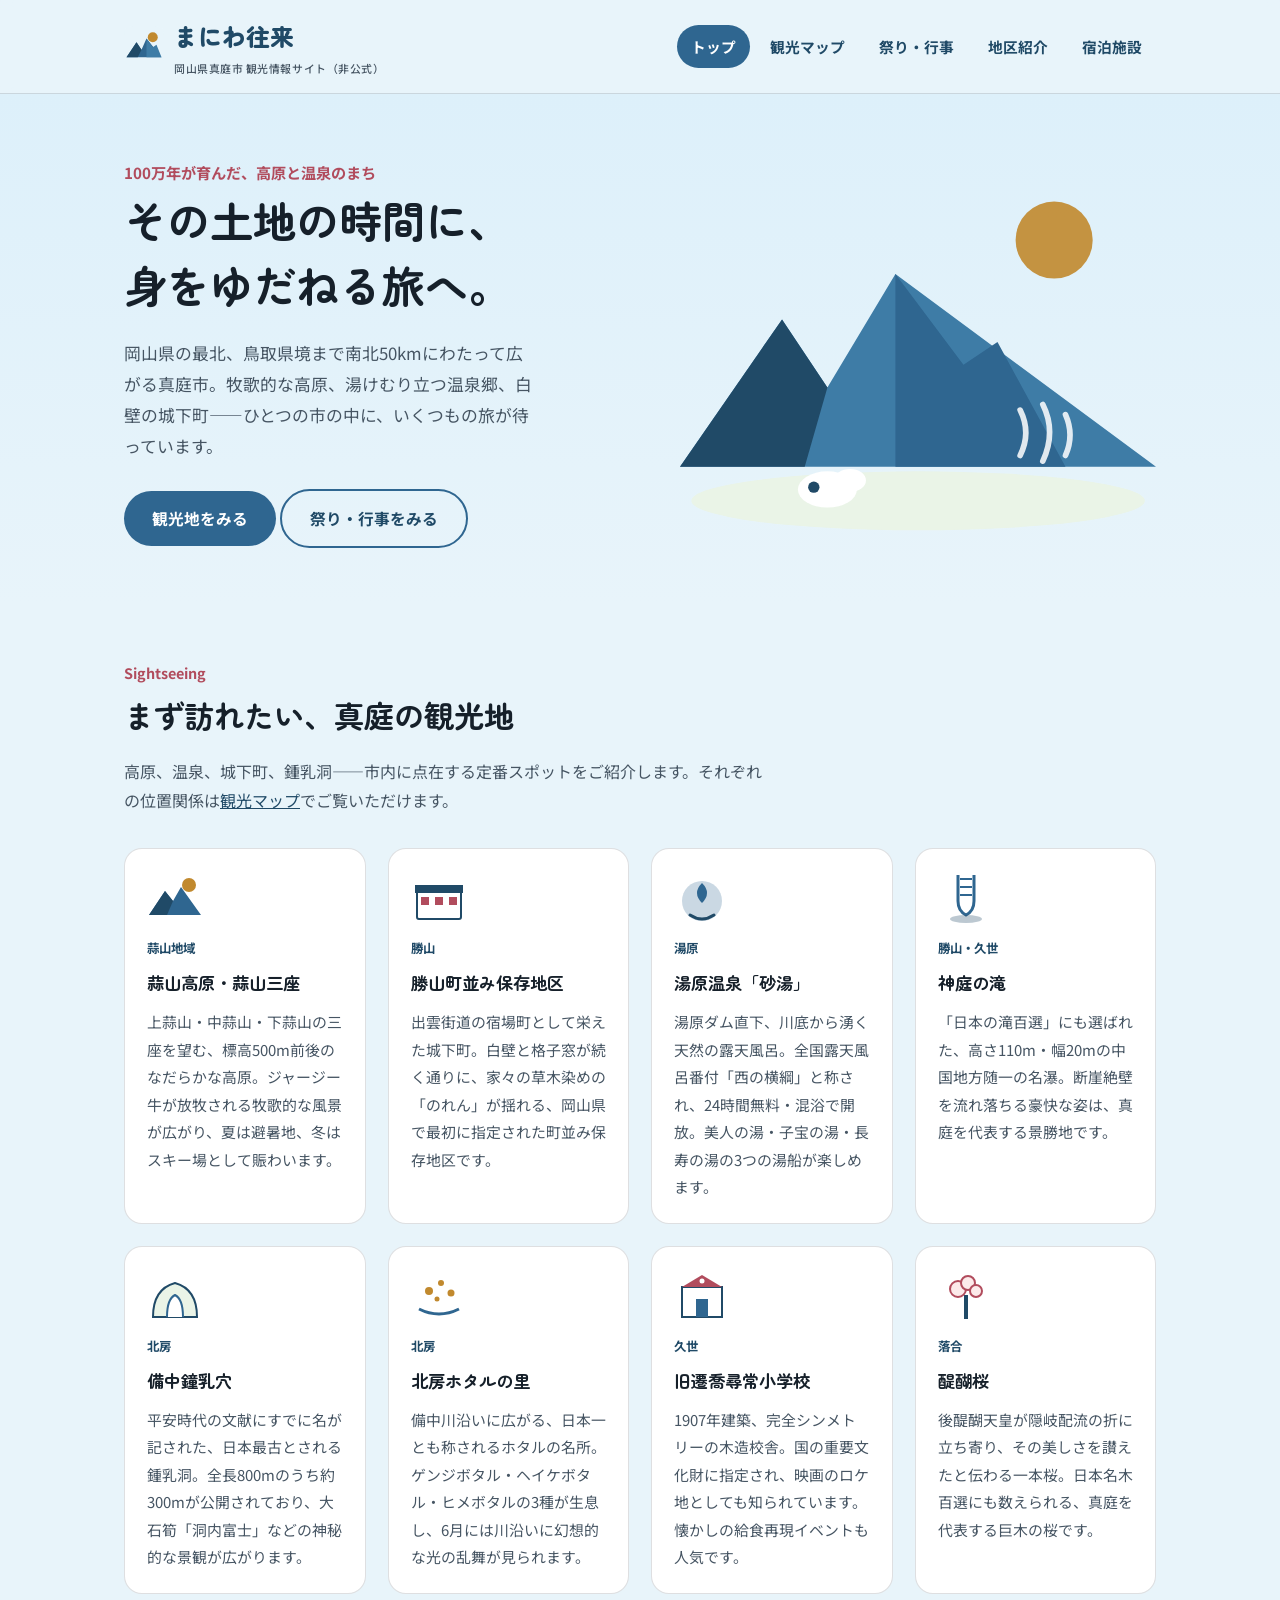
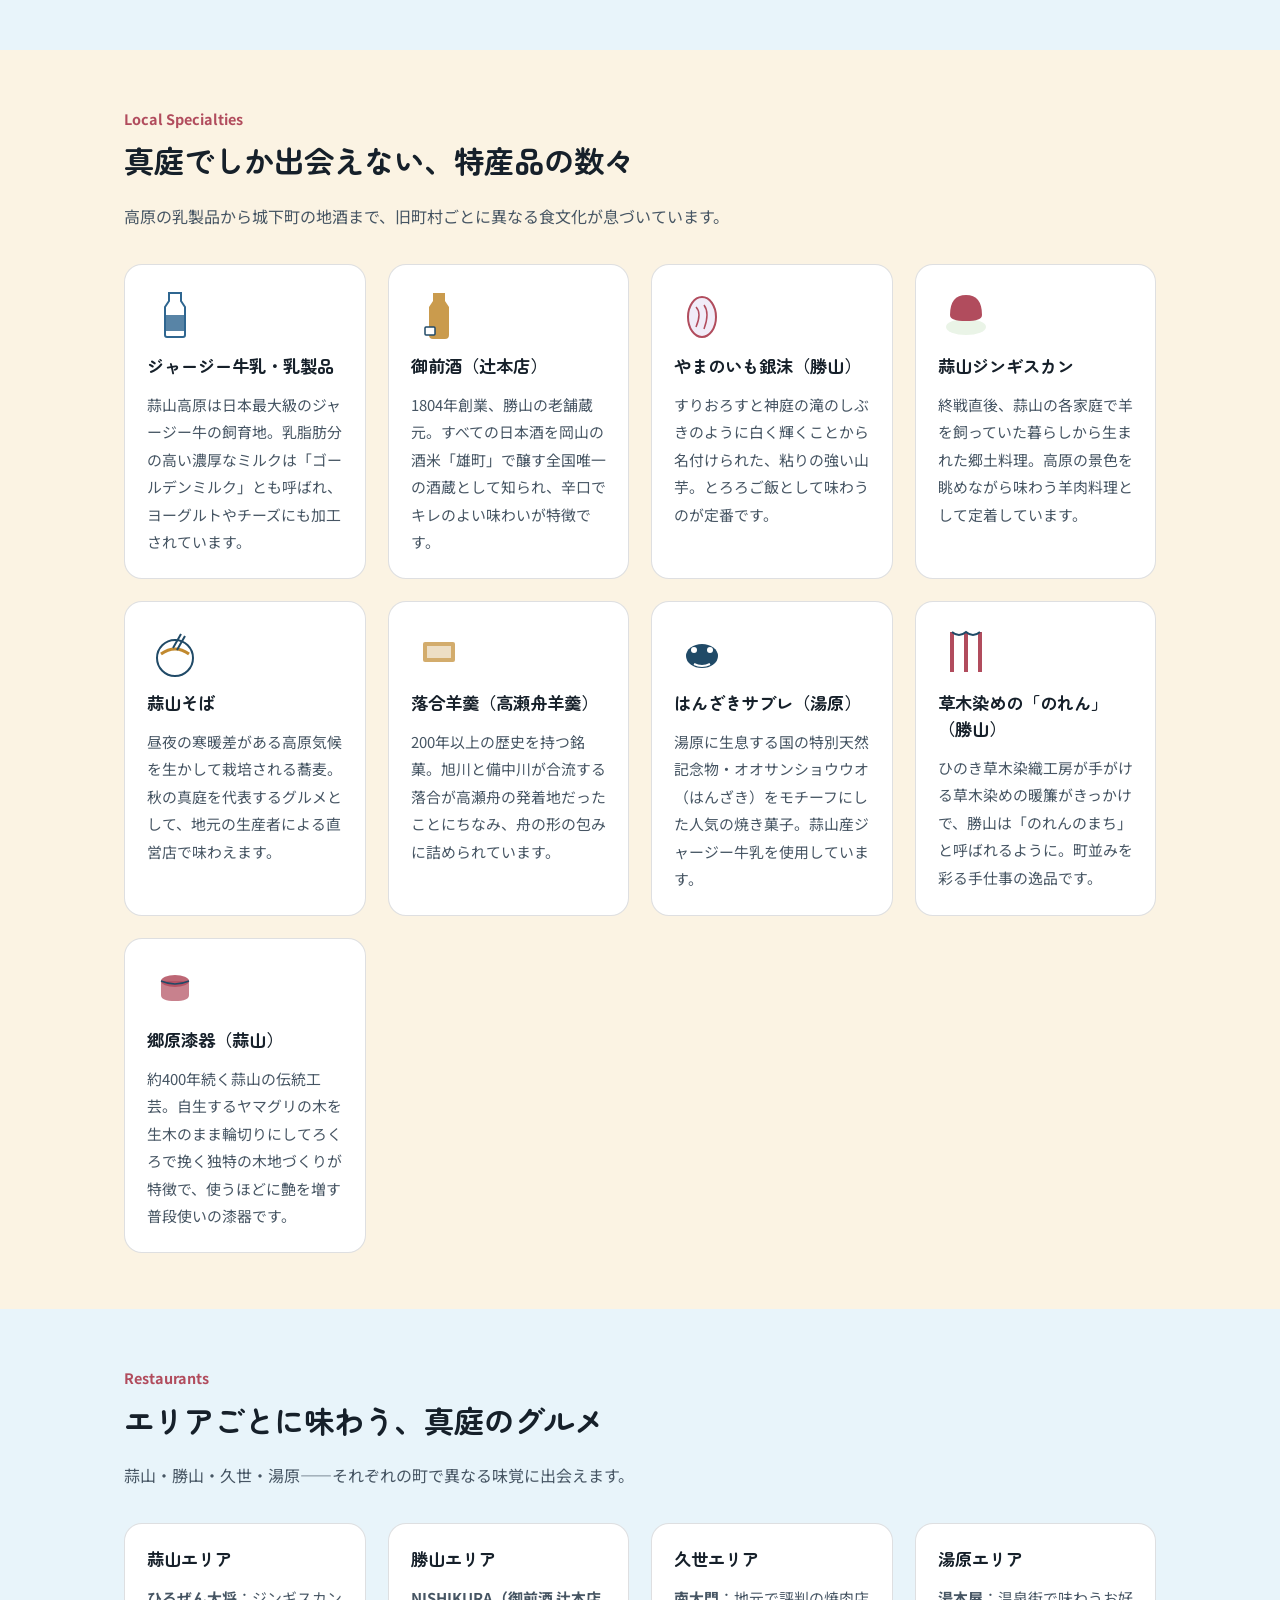
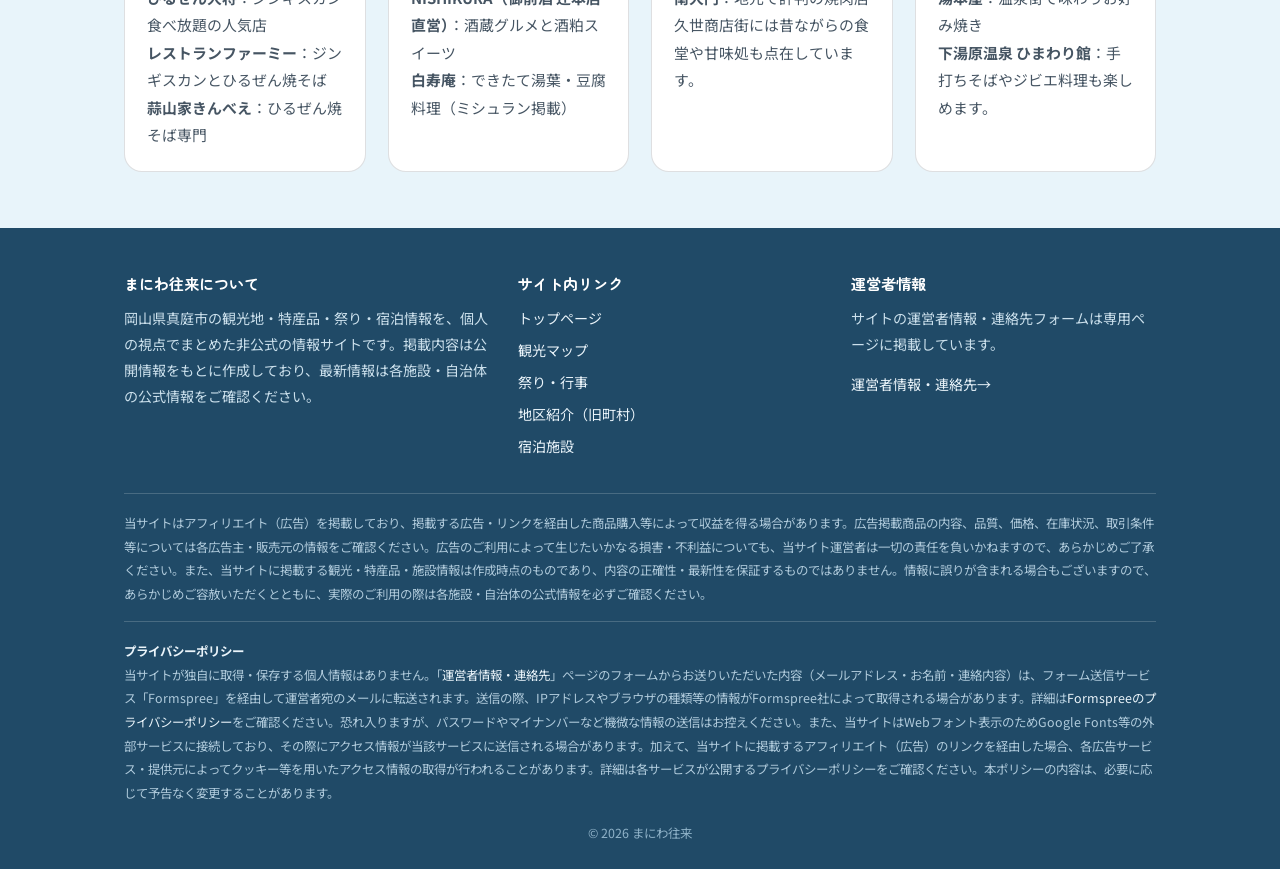
<file: index.html>
<!DOCTYPE html>
<html lang="ja">
<head>
<meta charset="UTF-8">
<meta name="viewport" content="width=device-width, initial-scale=1.0">
<meta name="robots" content="index, follow">
<link rel="canonical" href="https://leben-k.github.io/maniwa/">
<title>まにわ往来｜岡山県真庭市 観光・特産品・グルメ案内</title>
<meta name="description" content="岡山県真庭市の観光地・特産品・飲食店・祭り・宿泊情報をまとめた非公式ファンサイト「まにわ往来」。蒜山高原、湯原温泉、勝山町並み保存地区など、真庭の魅力をイラストとともにご紹介します。">
<meta name="google-site-verification" content="Bv_QfgbNhS0sye9EdAuZ9-CzvTdoQvYTlSCXWUFuRCQ" />
<link rel="icon" type="image/svg+xml" href="favicon.svg">
<link rel="stylesheet" href="style.css">
<style>[hidden]{display:none !important;}</style>
</head>
<body>

<header class="site-header">
  <div class="wrap">
    <div class="brand">
      <svg class="brand-icon" viewBox="0 0 64 64"><rect width="64" height="64" rx="14" fill="#E8F4FA"/><circle cx="46" cy="18" r="8" fill="#C1892E"/><path d="M4 50 L20 26 L28 38 L36 20 L60 50 Z" fill="#2F6690"/><path d="M4 50 L20 26 L28 38 L22 50 Z" fill="#204A67"/><path d="M36 20 L46 34 L52 30 L60 50 L36 50 Z" fill="#3E7CA6"/></svg>
      <span>まにわ往来<span class="brand-sub">岡山県真庭市 観光情報サイト（非公式）</span></span>
    </div>
    <nav class="main-nav">
      <a href="index.html" class="active">トップ</a>
      <a href="map.html">観光マップ</a>
      <a href="matsuri.html">祭り・行事</a>
      <a href="areas.html">地区紹介</a>
      <a href="shukuhaku.html">宿泊施設</a>
    </nav>
  </div>
</header>

<section class="hero">
  <div class="wrap">
    <div class="hero-copy">
      <span class="eyebrow">100万年が育んだ、高原と温泉のまち</span>
      <h1>その土地の時間に、<br>身をゆだねる旅へ。</h1>
      <p>岡山県の最北、鳥取県境まで南北50kmにわたって広がる真庭市。牧歌的な高原、湯けむり立つ温泉郷、白壁の城下町——ひとつの市の中に、いくつもの旅が待っています。</p>
      <a href="#kanko" class="btn">観光地をみる</a>
      <a href="matsuri.html" class="btn btn-outline">祭り・行事をみる</a>
    </div>
    <div class="hero-art">
      <svg viewBox="0 0 420 320" xmlns="http://www.w3.org/2000/svg">
        <circle cx="330" cy="60" r="34" fill="#C1892E" opacity="0.9"/>
        <path d="M0 260 L90 130 L130 190 L190 90 L420 260 Z" fill="#3E7CA6"/>
        <path d="M0 260 L90 130 L130 190 L110 260 Z" fill="#204A67"/>
        <path d="M190 90 L250 170 L280 150 L340 260 L190 260 Z" fill="#2F6690"/>
        <ellipse cx="210" cy="290" rx="200" ry="26" fill="#EAF4E7"/>
        <g>
          <ellipse cx="130" cy="280" rx="26" ry="16" fill="#fff"/>
          <ellipse cx="150" cy="272" rx="14" ry="10" fill="#fff"/>
          <circle cx="118" cy="278" r="5" fill="#204A67"/>
        </g>
        <path d="M300 250 q10 -20 0 -40 M320 255 q12 -26 0 -50 M340 250 q8 -18 0 -36" stroke="#fff" stroke-width="5" fill="none" stroke-linecap="round" opacity="0.85"/>
      </svg>
    </div>
  </div>
</section>

<!-- ===================== 観光地 ===================== -->
<section class="section" id="kanko">
  <div class="wrap">
    <div class="section-head">
      <span class="tag">Sightseeing</span>
      <h2>まず訪れたい、真庭の観光地</h2>
      <p>高原、温泉、城下町、鍾乳洞——市内に点在する定番スポットをご紹介します。それぞれの位置関係は<a href="map.html" style="text-decoration:underline;">観光マップ</a>でご覧いただけます。</p>
    </div>
    <div class="grid">

      <div class="card">
        <svg class="icon" viewBox="0 0 56 56"><circle cx="42" cy="14" r="7" fill="#C1892E"/><path d="M2 44 L18 20 L26 30 L34 16 L54 44 Z" fill="#2F6690"/><path d="M2 44 L18 20 L26 30 L20 44 Z" fill="#204A67"/></svg>
        <span class="place">蒜山地域</span>
        <h3>蒜山高原・蒜山三座</h3>
        <p>上蒜山・中蒜山・下蒜山の三座を望む、標高500m前後のなだらかな高原。ジャージー牛が放牧される牧歌的な風景が広がり、夏は避暑地、冬はスキー場として賑わいます。</p>
      </div>

      <div class="card">
        <svg class="icon" viewBox="0 0 56 56"><rect x="6" y="20" width="44" height="28" rx="2" fill="#fff" stroke="#204A67" stroke-width="2"/><rect x="10" y="26" width="8" height="8" fill="#B14C5D"/><rect x="24" y="26" width="8" height="8" fill="#B14C5D"/><rect x="38" y="26" width="8" height="8" fill="#B14C5D"/><rect x="4" y="14" width="48" height="8" fill="#204A67"/></svg>
        <span class="place">勝山</span>
        <h3>勝山町並み保存地区</h3>
        <p>出雲街道の宿場町として栄えた城下町。白壁と格子窓が続く通りに、家々の草木染めの「のれん」が揺れる、岡山県で最初に指定された町並み保存地区です。</p>
      </div>

      <div class="card">
        <svg class="icon" viewBox="0 0 56 56"><circle cx="28" cy="30" r="20" fill="#2F6690" opacity="0.25"/><path d="M28 12 q10 10 0 20 q-10 -10 0 -20 Z" fill="#2F6690"/><path d="M16 44 q12 8 24 0" stroke="#204A67" stroke-width="3" fill="none" stroke-linecap="round"/></svg>
        <span class="place">湯原</span>
        <h3>湯原温泉「砂湯」</h3>
        <p>湯原ダム直下、川底から湧く天然の露天風呂。全国露天風呂番付「西の横綱」と称され、24時間無料・混浴で開放。美人の湯・子宝の湯・長寿の湯の3つの湯船が楽しめます。</p>
      </div>

      <div class="card">
        <svg class="icon" viewBox="0 0 56 56"><path d="M20 4 L20 30 Q20 40 28 44 Q36 40 36 30 L36 4" fill="none" stroke="#2F6690" stroke-width="3"/><path d="M22 8 L34 8 M22 16 L34 16 M22 24 L34 24" stroke="#2F6690" stroke-width="2"/><ellipse cx="28" cy="48" rx="16" ry="4" fill="#204A67" opacity="0.3"/></svg>
        <span class="place">勝山・久世</span>
        <h3>神庭の滝</h3>
        <p>「日本の滝百選」にも選ばれた、高さ110m・幅20mの中国地方随一の名瀑。断崖絶壁を流れ落ちる豪快な姿は、真庭を代表する景勝地です。</p>
      </div>

      <div class="card">
        <svg class="icon" viewBox="0 0 56 56"><path d="M6 48 Q6 20 28 14 Q50 20 50 48 Z" fill="#EAF4E7" stroke="#204A67" stroke-width="2"/><path d="M20 48 Q20 30 28 26 Q36 30 36 48" fill="#fff" stroke="#2F6690" stroke-width="2"/></svg>
        <span class="place">北房</span>
        <h3>備中鐘乳穴</h3>
        <p>平安時代の文献にすでに名が記された、日本最古とされる鍾乳洞。全長800mのうち約300mが公開されており、大石筍「洞内富士」などの神秘的な景観が広がります。</p>
      </div>

      <div class="card">
        <svg class="icon" viewBox="0 0 56 56"><path d="M8 40 Q28 50 48 40" stroke="#2F6690" stroke-width="3" fill="none"/><circle cx="18" cy="22" r="4" fill="#C1892E"/><circle cx="30" cy="14" r="3" fill="#C1892E"/><circle cx="40" cy="24" r="3.5" fill="#C1892E"/><circle cx="26" cy="30" r="2.5" fill="#C1892E"/></svg>
        <span class="place">北房</span>
        <h3>北房ホタルの里</h3>
        <p>備中川沿いに広がる、日本一とも称されるホタルの名所。ゲンジボタル・ヘイケボタル・ヒメボタルの3種が生息し、6月には川沿いに幻想的な光の乱舞が見られます。</p>
      </div>

      <div class="card">
        <svg class="icon" viewBox="0 0 56 56"><rect x="8" y="18" width="40" height="30" fill="#fff" stroke="#204A67" stroke-width="2"/><path d="M8 18 L28 6 L48 18" fill="#B14C5D"/><circle cx="28" cy="12" r="2.5" fill="#fff"/><rect x="22" y="30" width="12" height="18" fill="#2F6690"/></svg>
        <span class="place">久世</span>
        <h3>旧遷喬尋常小学校</h3>
        <p>1907年建築、完全シンメトリーの木造校舎。国の重要文化財に指定され、映画のロケ地としても知られています。懐かしの給食再現イベントも人気です。</p>
      </div>

      <div class="card">
        <svg class="icon" viewBox="0 0 56 56"><path d="M28 50 L28 26" stroke="#204A67" stroke-width="4"/><circle cx="20" cy="20" r="8" fill="#FCEAEA" stroke="#B14C5D" stroke-width="2"/><circle cx="30" cy="14" r="7" fill="#FCEAEA" stroke="#B14C5D" stroke-width="2"/><circle cx="38" cy="22" r="6" fill="#FCEAEA" stroke="#B14C5D" stroke-width="2"/></svg>
        <span class="place">落合</span>
        <h3>醍醐桜</h3>
        <p>後醍醐天皇が隠岐配流の折に立ち寄り、その美しさを讃えたと伝わる一本桜。日本名木百選にも数えられる、真庭を代表する巨木の桜です。</p>
      </div>

    </div>

    <!-- ふるさと納税広告枠：観光地セクション -->
    <div class="furusato-block" hidden>
      <span class="furusato-label">ふるさと納税で応援する（真庭市の返礼品）</span>
      <div class="furusato-grid">
        <!-- ふるさと納税アフィリエイト広告1 ここに挿入 -->
        <div class="furusato-slot" data-ad-slot="furusato1" hidden><div class="ad-body"></div></div>
        <!-- ふるさと納税アフィリエイト広告2 ここに挿入 -->
        <div class="furusato-slot" data-ad-slot="furusato2" hidden><div class="ad-body"></div></div>
      </div>
    </div>
  </div>
</section>

<!-- ===================== 特産品 ===================== -->
<section class="section alt-cream" id="tokusan">
  <div class="wrap">
    <div class="section-head">
      <span class="tag">Local Specialties</span>
      <h2>真庭でしか出会えない、特産品の数々</h2>
      <p>高原の乳製品から城下町の地酒まで、旧町村ごとに異なる食文化が息づいています。</p>
    </div>
    <div class="grid">

      <div class="card">
        <svg class="icon" viewBox="0 0 56 56"><path d="M22 6 L34 6 L34 14 L38 20 L38 48 Q38 50 36 50 L20 50 Q18 50 18 48 L18 20 L22 14 Z" fill="#fff" stroke="#2F6690" stroke-width="2"/><rect x="18" y="28" width="20" height="16" fill="#2F6690" opacity="0.8"/></svg>
        <h3>ジャージー牛乳・乳製品</h3>
        <p>蒜山高原は日本最大級のジャージー牛の飼育地。乳脂肪分の高い濃厚なミルクは「ゴールデンミルク」とも呼ばれ、ヨーグルトやチーズにも加工されています。</p>
      </div>

      <div class="card">
        <svg class="icon" viewBox="0 0 56 56"><path d="M22 6 h12 v8 l4 6 v28 q0 4 -4 4 h-12 q-4 0 -4 -4 v-28 l4 -6 Z" fill="#C1892E" opacity="0.85"/><rect x="14" y="40" width="10" height="8" rx="1" fill="#fff" stroke="#204A67" stroke-width="1.5"/></svg>
        <h3>御前酒（辻本店）</h3>
        <p>1804年創業、勝山の老舗蔵元。すべての日本酒を岡山の酒米「雄町」で醸す全国唯一の酒蔵として知られ、辛口でキレのよい味わいが特徴です。</p>
      </div>

      <div class="card">
        <svg class="icon" viewBox="0 0 56 56"><ellipse cx="28" cy="30" rx="14" ry="20" fill="#F1ECF8" stroke="#B14C5D" stroke-width="2"/><path d="M22 20 q6 6 0 20 M30 18 q6 8 0 24" stroke="#B14C5D" stroke-width="1.5" fill="none"/></svg>
        <h3>やまのいも銀沫（勝山）</h3>
        <p>すりおろすと神庭の滝のしぶきのように白く輝くことから名付けられた、粘りの強い山芋。とろろご飯として味わうのが定番です。</p>
      </div>

      <div class="card">
        <svg class="icon" viewBox="0 0 56 56"><ellipse cx="28" cy="40" rx="20" ry="8" fill="#EAF4E7"/><path d="M28 8 q16 0 16 20 q0 6 -16 6 q-16 0 -16 -6 q0 -20 16 -20 Z" fill="#B14C5D"/></svg>
        <h3>蒜山ジンギスカン</h3>
        <p>終戦直後、蒜山の各家庭で羊を飼っていた暮らしから生まれた郷土料理。高原の景色を眺めながら味わう羊肉料理として定着しています。</p>
      </div>

      <div class="card">
        <svg class="icon" viewBox="0 0 56 56"><circle cx="28" cy="34" r="18" fill="#fff" stroke="#204A67" stroke-width="2"/><path d="M14 30 q14 -10 28 0" stroke="#C1892E" stroke-width="3" fill="none"/><line x1="34" y1="10" x2="26" y2="24" stroke="#204A67" stroke-width="2"/><line x1="38" y1="12" x2="30" y2="26" stroke="#204A67" stroke-width="2"/></svg>
        <h3>蒜山そば</h3>
        <p>昼夜の寒暖差がある高原気候を生かして栽培される蕎麦。秋の真庭を代表するグルメとして、地元の生産者による直営店で味わえます。</p>
      </div>

      <div class="card">
        <svg class="icon" viewBox="0 0 56 56"><rect x="12" y="18" width="32" height="20" rx="2" fill="#C1892E" opacity="0.7"/><rect x="16" y="22" width="24" height="12" fill="#fff" opacity="0.6"/></svg>
        <h3>落合羊羹（高瀬舟羊羹）</h3>
        <p>200年以上の歴史を持つ銘菓。旭川と備中川が合流する落合が高瀬舟の発着地だったことにちなみ、舟の形の包みに詰められています。</p>
      </div>

      <div class="card">
        <svg class="icon" viewBox="0 0 56 56"><ellipse cx="28" cy="32" rx="16" ry="12" fill="#204A67"/><circle cx="20" cy="26" r="3" fill="#fff"/><circle cx="36" cy="26" r="3" fill="#fff"/><path d="M20 40 q8 4 16 0" stroke="#fff" stroke-width="2" fill="none"/></svg>
        <h3>はんざきサブレ（湯原）</h3>
        <p>湯原に生息する国の特別天然記念物・オオサンショウウオ（はんざき）をモチーフにした人気の焼き菓子。蒜山産ジャージー牛乳を使用しています。</p>
      </div>

      <div class="card">
        <svg class="icon" viewBox="0 0 56 56"><path d="M14 8 v40 M28 8 v40 M42 8 v40" stroke="#B14C5D" stroke-width="4"/><path d="M14 8 q7 6 14 0 q7 6 14 0" stroke="#204A67" stroke-width="2" fill="none"/></svg>
        <h3>草木染めの「のれん」（勝山）</h3>
        <p>ひのき草木染織工房が手がける草木染めの暖簾がきっかけで、勝山は「のれんのまち」と呼ばれるように。町並みを彩る手仕事の逸品です。</p>
      </div>

      <div class="card">
        <svg class="icon" viewBox="0 0 56 56"><ellipse cx="28" cy="20" rx="14" ry="6" fill="#B14C5D" opacity="0.85"/><path d="M14 20 v14 q0 6 14 6 q14 0 14 -6 v-14" fill="#B14C5D" opacity="0.7"/><path d="M14 20 q14 6 28 0" stroke="#204A67" stroke-width="1.5" fill="none"/></svg>
        <h3>郷原漆器（蒜山）</h3>
        <p>約400年続く蒜山の伝統工芸。自生するヤマグリの木を生木のまま輪切りにしてろくろで挽く独特の木地づくりが特徴で、使うほどに艶を増す普段使いの漆器です。</p>
      </div>

    </div>

    <!-- ふるさと納税広告枠：特産品セクション -->
    <div class="furusato-block" hidden>
      <span class="furusato-label">ふるさと納税で取り寄せる（真庭市の特産品）</span>
      <div class="furusato-grid">
        <!-- ふるさと納税アフィリエイト広告3 ここに挿入 -->
        <div class="furusato-slot" data-ad-slot="furusato3" hidden><div class="ad-body"></div></div>
      </div>
    </div>
  </div>
</section>

<!-- ===================== 飲食店 ===================== -->
<section class="section" id="gourmet">
  <div class="wrap">
    <div class="section-head">
      <span class="tag">Restaurants</span>
      <h2>エリアごとに味わう、真庭のグルメ</h2>
      <p>蒜山・勝山・久世・湯原——それぞれの町で異なる味覚に出会えます。</p>
    </div>

    <div class="grid">
      <div class="card">
        <h3>蒜山エリア</h3>
        <p><strong>ひるぜん大将</strong>：ジンギスカン食べ放題の人気店<br>
        <strong>レストランファーミー</strong>：ジンギスカンとひるぜん焼そば<br>
        <strong>蒜山家きんべえ</strong>：ひるぜん焼そば専門</p>
      </div>
      <div class="card">
        <h3>勝山エリア</h3>
        <p><strong>NISHIKURA（御前酒 辻本店直営）</strong>：酒蔵グルメと酒粕スイーツ<br>
        <strong>白寿庵</strong>：できたて湯葉・豆腐料理（ミシュラン掲載）</p>
      </div>
      <div class="card">
        <h3>久世エリア</h3>
        <p><strong>南大門</strong>：地元で評判の焼肉店<br>
        久世商店街には昔ながらの食堂や甘味処も点在しています。</p>
      </div>
      <div class="card">
        <h3>湯原エリア</h3>
        <p><strong>湯本屋</strong>：温泉街で味わうお好み焼き<br>
        <strong>下湯原温泉 ひまわり館</strong>：手打ちそばやジビエ料理も楽しめます。</p>
      </div>
    </div>
  </div>
</section>

<!-- ===================== アフィリエイト広告（下部・2枠横並び） ===================== -->
<section class="section alt-lavender" hidden>
  <div class="wrap">
    <div class="section-head">
      <span class="tag">PR</span>
      <h2>広告</h2>
    </div>
    <div class="ad-row" style="grid-template-columns:1fr;">
      <!-- アフィリエイト広告1 ここに挿入してください -->
      <div class="ad-slot" data-ad-slot="ad1" hidden>
        <span class="ad-label">広告</span>
        <div class="ad-body"></div>
      </div>
    </div>
  </div>
</section>

<footer class="site-footer">
  <div class="wrap">
    <div class="footer-grid">
      <div>
        <h4>まにわ往来について</h4>
        <p>岡山県真庭市の観光地・特産品・祭り・宿泊情報を、個人の視点でまとめた非公式の情報サイトです。掲載内容は公開情報をもとに作成しており、最新情報は各施設・自治体の公式情報をご確認ください。</p>
      </div>
      <div>
        <h4>サイト内リンク</h4>
        <ul>
          <li><a href="index.html">トップページ</a></li>
          <li><a href="map.html">観光マップ</a></li>
          <li><a href="matsuri.html">祭り・行事</a></li>
          <li><a href="areas.html">地区紹介（旧町村）</a></li>
          <li><a href="shukuhaku.html">宿泊施設</a></li>
        </ul>
      </div>
      <div>
        <h4>運営者情報</h4>
        <p>サイトの運営者情報・連絡先フォームは専用ページに掲載しています。</p>
        <ul>
          <li><a href="unei.html">運営者情報・連絡先&rarr;</a></li>
        </ul>
      </div>
    </div>
    <div class="disclaimer">
      当サイトはアフィリエイト（広告）を掲載しており、掲載する広告・リンクを経由した商品購入等によって収益を得る場合があります。広告掲載商品の内容、品質、価格、在庫状況、取引条件等については各広告主・販売元の情報をご確認ください。広告のご利用によって生じたいかなる損害・不利益についても、当サイト運営者は一切の責任を負いかねますので、あらかじめご了承ください。また、当サイトに掲載する観光・特産品・施設情報は作成時点のものであり、内容の正確性・最新性を保証するものではありません。情報に誤りが含まれる場合もございますので、あらかじめご容赦いただくとともに、実際のご利用の際は各施設・自治体の公式情報を必ずご確認ください。
    </div>
    <div class="disclaimer" style="margin-top:14px;">
      <strong style="color:#EAF4FA;">プライバシーポリシー</strong><br>
      当サイトが独自に取得・保存する個人情報はありません。「<a href="unei.html">運営者情報・連絡先</a>」ページのフォームからお送りいただいた内容（メールアドレス・お名前・連絡内容）は、フォーム送信サービス「Formspree」を経由して運営者宛のメールに転送されます。送信の際、IPアドレスやブラウザの種類等の情報がFormspree社によって取得される場合があります。詳細は<a href="https://formspree.io/legal/privacy-policy/" target="_blank" rel="noopener noreferrer">Formspreeのプライバシーポリシー</a>をご確認ください。恐れ入りますが、パスワードやマイナンバーなど機微な情報の送信はお控えください。また、当サイトはWebフォント表示のためGoogle Fonts等の外部サービスに接続しており、その際にアクセス情報が当該サービスに送信される場合があります。加えて、当サイトに掲載するアフィリエイト（広告）のリンクを経由した場合、各広告サービス・提供元によってクッキー等を用いたアクセス情報の取得が行われることがあります。詳細は各サービスが公開するプライバシーポリシーをご確認ください。本ポリシーの内容は、必要に応じて予告なく変更することがあります。
    </div>
    <div class="copyright"><span id="copyright-text">© 2026 まにわ往来</span></div>
  </div>
</footer>

<script>
(function(){
  var startYear = 2026;
  var currentYear = new Date().getFullYear();
  var yearText = currentYear > startYear ? (startYear + '-' + currentYear) : String(startYear);
  var el = document.getElementById('copyright-text');
  if (el) { el.textContent = '\u00A9 ' + yearText + ' まにわ往来'; }
})();
</script>
<script src="ads.js" defer></script>
</body>
</html>
</file>
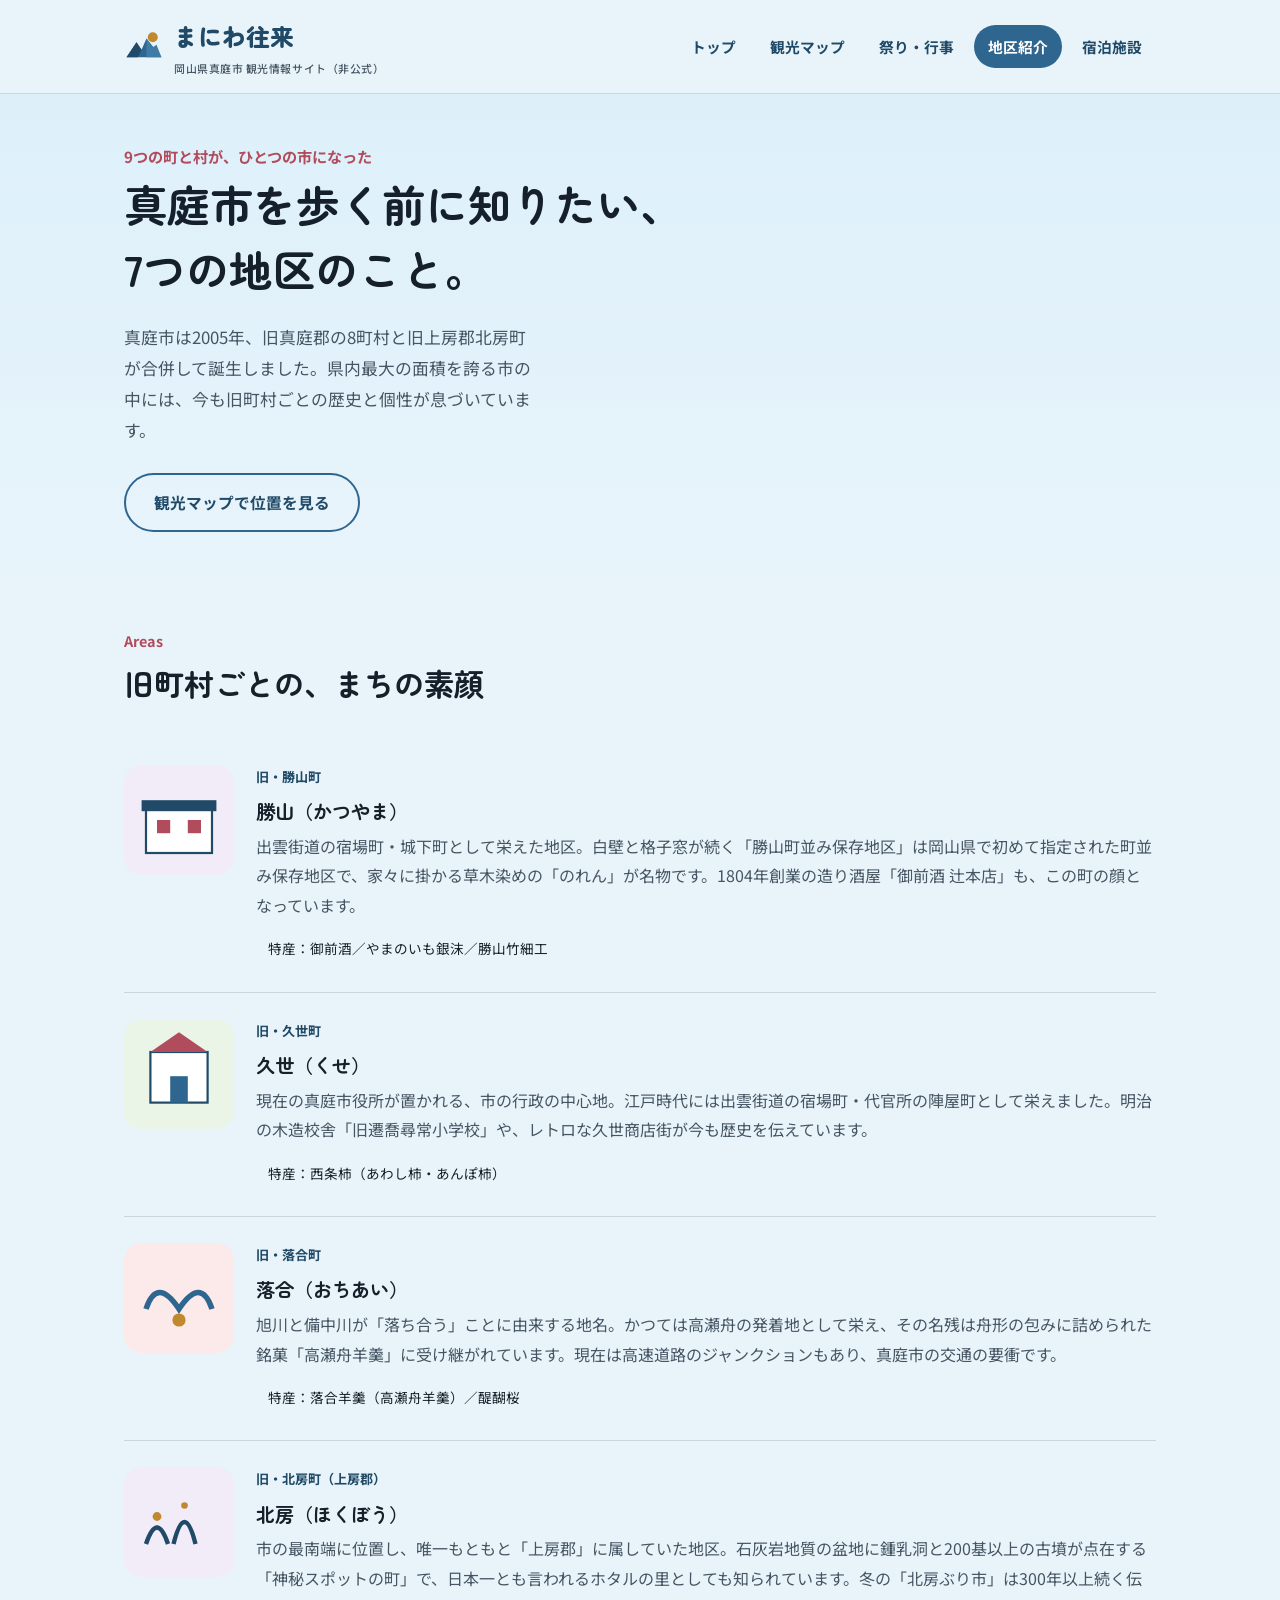
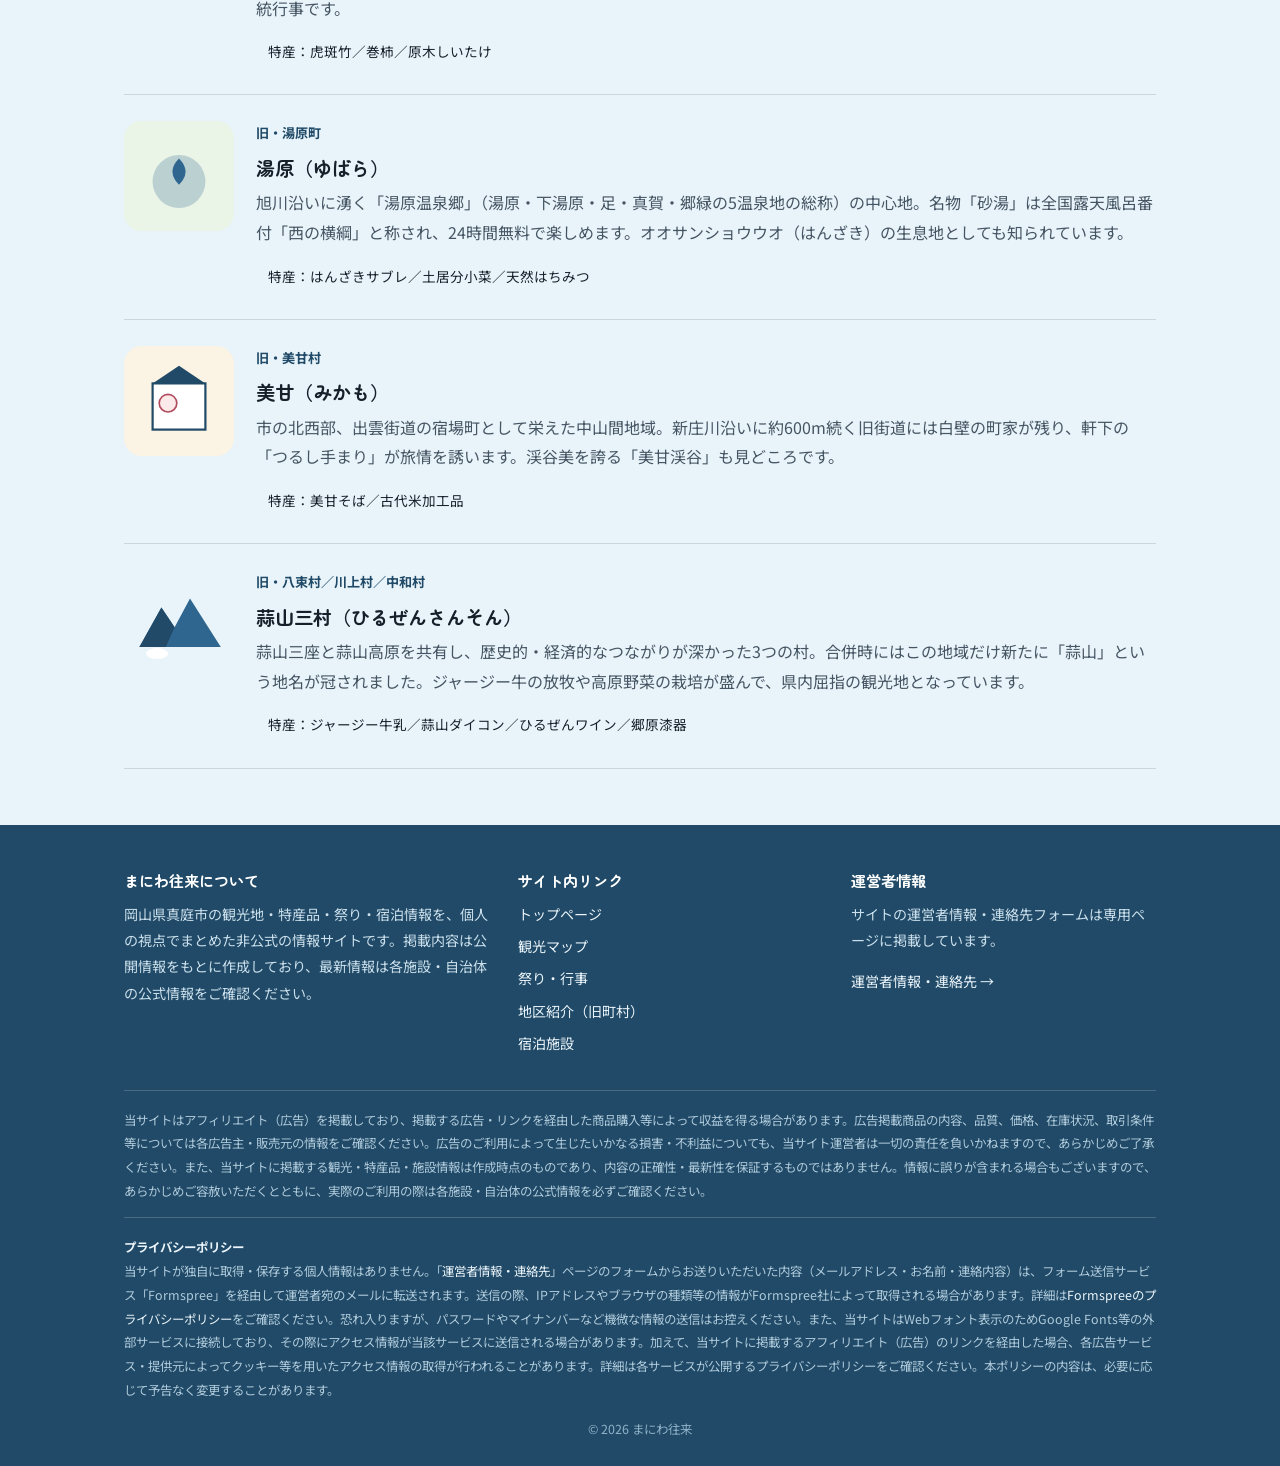
<file: areas.html>
<!DOCTYPE html>
<html lang="ja">
<head>
<meta charset="UTF-8">
<meta name="viewport" content="width=device-width, initial-scale=1.0">
<meta name="robots" content="index, follow">
<link rel="canonical" href="https://leben-k.github.io/maniwa/areas.html">
<title>地区紹介（旧町村）｜まにわ往来 - 岡山県真庭市 観光情報サイト</title>
<meta name="description" content="2005年の合併で誕生した真庭市を構成する、旧勝山町・久世町・落合町・北房町・湯原町・美甘村・蒜山三村（八束村・川上村・中和村）の歴史と特色をご紹介します。">
<link rel="icon" type="image/svg+xml" href="favicon.svg">
<link rel="stylesheet" href="style.css">
<style>[hidden]{display:none !important;}</style>
</head>
<body>

<header class="site-header">
  <div class="wrap">
    <div class="brand">
      <svg class="brand-icon" viewBox="0 0 64 64"><rect width="64" height="64" rx="14" fill="#E8F4FA"/><circle cx="46" cy="18" r="8" fill="#C1892E"/><path d="M4 50 L20 26 L28 38 L36 20 L60 50 Z" fill="#2F6690"/><path d="M4 50 L20 26 L28 38 L22 50 Z" fill="#204A67"/><path d="M36 20 L46 34 L52 30 L60 50 L36 50 Z" fill="#3E7CA6"/></svg>
      <span>まにわ往来<span class="brand-sub">岡山県真庭市 観光情報サイト（非公式）</span></span>
    </div>
    <nav class="main-nav">
      <a href="index.html">トップ</a>
      <a href="map.html">観光マップ</a>
      <a href="matsuri.html">祭り・行事</a>
      <a href="areas.html" class="active">地区紹介</a>
      <a href="shukuhaku.html">宿泊施設</a>
    </nav>
  </div>
</header>

<section class="hero" style="padding:48px 0 40px;">
  <div class="wrap" style="grid-template-columns:1fr;">
    <div class="hero-copy">
      <span class="eyebrow">9つの町と村が、ひとつの市になった</span>
      <h1>真庭市を歩く前に知りたい、<br>7つの地区のこと。</h1>
      <p>真庭市は2005年、旧真庭郡の8町村と旧上房郡北房町が合併して誕生しました。県内最大の面積を誇る市の中には、今も旧町村ごとの歴史と個性が息づいています。</p>
      <a href="map.html" class="btn btn-outline">観光マップで位置を見る</a>
    </div>
  </div>
</section>

<section class="section">
  <div class="wrap">
    <div class="section-head">
      <span class="tag">Areas</span>
      <h2>旧町村ごとの、まちの素顔</h2>
    </div>

    <div class="area-block">
      <svg class="area-icon" viewBox="0 0 100 100"><rect width="100" height="100" rx="16" fill="#F1ECF8"/><rect x="20" y="40" width="60" height="40" fill="#fff" stroke="#204A67" stroke-width="2"/><rect x="30" y="50" width="12" height="12" fill="#B14C5D"/><rect x="58" y="50" width="12" height="12" fill="#B14C5D"/><rect x="16" y="32" width="68" height="10" fill="#204A67"/></svg>
      <div>
        <span class="old-name">旧・勝山町</span>
        <h3>勝山（かつやま）</h3>
        <p>出雲街道の宿場町・城下町として栄えた地区。白壁と格子窓が続く「勝山町並み保存地区」は岡山県で初めて指定された町並み保存地区で、家々に掛かる草木染めの「のれん」が名物です。1804年創業の造り酒屋「御前酒 辻本店」も、この町の顔となっています。</p>
        <span class="specialty">特産：御前酒／やまのいも銀沫／勝山竹細工</span>
      </div>
    </div>

    <div class="area-block">
      <svg class="area-icon" viewBox="0 0 100 100"><rect width="100" height="100" rx="16" fill="#EAF4E7"/><rect x="24" y="30" width="52" height="46" fill="#fff" stroke="#204A67" stroke-width="2"/><path d="M24 30 L50 12 L76 30" fill="#B14C5D"/><rect x="42" y="52" width="16" height="24" fill="#2F6690"/></svg>
      <div>
        <span class="old-name">旧・久世町</span>
        <h3>久世（くせ）</h3>
        <p>現在の真庭市役所が置かれる、市の行政の中心地。江戸時代には出雲街道の宿場町・代官所の陣屋町として栄えました。明治の木造校舎「旧遷喬尋常小学校」や、レトロな久世商店街が今も歴史を伝えています。</p>
        <span class="specialty">特産：西条柿（あわし柿・あんぽ柿）</span>
      </div>
    </div>

    <div class="area-block">
      <svg class="area-icon" viewBox="0 0 100 100"><rect width="100" height="100" rx="16" fill="#FCEAEA"/><path d="M20 60 Q30 30 50 60 Q70 30 80 60" stroke="#2F6690" stroke-width="5" fill="none"/><circle cx="50" cy="70" r="6" fill="#C1892E"/></svg>
      <div>
        <span class="old-name">旧・落合町</span>
        <h3>落合（おちあい）</h3>
        <p>旭川と備中川が「落ち合う」ことに由来する地名。かつては高瀬舟の発着地として栄え、その名残は舟形の包みに詰められた銘菓「高瀬舟羊羹」に受け継がれています。現在は高速道路のジャンクションもあり、真庭市の交通の要衝です。</p>
        <span class="specialty">特産：落合羊羹（高瀬舟羊羹）／醍醐桜</span>
      </div>
    </div>

    <div class="area-block">
      <svg class="area-icon" viewBox="0 0 100 100"><rect width="100" height="100" rx="16" fill="#F1ECF8"/><path d="M20 70 Q30 40 40 70" stroke="#204A67" stroke-width="4" fill="none"/><path d="M45 70 Q55 30 65 70" stroke="#204A67" stroke-width="4" fill="none"/><circle cx="30" cy="45" r="4" fill="#C1892E"/><circle cx="55" cy="35" r="3" fill="#C1892E"/></svg>
      <div>
        <span class="old-name">旧・北房町（上房郡）</span>
        <h3>北房（ほくぼう）</h3>
        <p>市の最南端に位置し、唯一もともと「上房郡」に属していた地区。石灰岩地質の盆地に鍾乳洞と200基以上の古墳が点在する「神秘スポットの町」で、日本一とも言われるホタルの里としても知られています。冬の「北房ぶり市」は300年以上続く伝統行事です。</p>
        <span class="specialty">特産：虎斑竹／巻柿／原木しいたけ</span>
      </div>
    </div>

    <div class="area-block">
      <svg class="area-icon" viewBox="0 0 100 100"><rect width="100" height="100" rx="16" fill="#EAF4E7"/><circle cx="50" cy="55" r="24" fill="#2F6690" opacity="0.25"/><path d="M50 34 q12 12 0 24 q-12 -12 0 -24 Z" fill="#2F6690"/></svg>
      <div>
        <span class="old-name">旧・湯原町</span>
        <h3>湯原（ゆばら）</h3>
        <p>旭川沿いに湧く「湯原温泉郷」（湯原・下湯原・足・真賀・郷緑の5温泉地の総称）の中心地。名物「砂湯」は全国露天風呂番付「西の横綱」と称され、24時間無料で楽しめます。オオサンショウウオ（はんざき）の生息地としても知られています。</p>
        <span class="specialty">特産：はんざきサブレ／土居分小菜／天然はちみつ</span>
      </div>
    </div>

    <div class="area-block">
      <svg class="area-icon" viewBox="0 0 100 100"><rect width="100" height="100" rx="16" fill="#FBF3E3"/><rect x="26" y="34" width="48" height="42" fill="#fff" stroke="#204A67" stroke-width="2"/><path d="M26 34 L50 18 L74 34" fill="#204A67"/><circle cx="40" cy="52" r="8" fill="#FCEAEA" stroke="#B14C5D" stroke-width="1.5"/></svg>
      <div>
        <span class="old-name">旧・美甘村</span>
        <h3>美甘（みかも）</h3>
        <p>市の北西部、出雲街道の宿場町として栄えた中山間地域。新庄川沿いに約600m続く旧街道には白壁の町家が残り、軒下の「つるし手まり」が旅情を誘います。渓谷美を誇る「美甘渓谷」も見どころです。</p>
        <span class="specialty">特産：美甘そば／古代米加工品</span>
      </div>
    </div>

    <div class="area-block">
      <svg class="area-icon" viewBox="0 0 100 100"><rect width="100" height="100" rx="16" fill="#E8F4FA"/><path d="M14 70 L34 34 L46 52 L60 26 L88 70 Z" fill="#2F6690"/><path d="M14 70 L34 34 L46 52 L38 70 Z" fill="#204A67"/><ellipse cx="30" cy="76" rx="10" ry="5" fill="#fff"/></svg>
      <div>
        <span class="old-name">旧・八束村／川上村／中和村</span>
        <h3>蒜山三村（ひるぜんさんそん）</h3>
        <p>蒜山三座と蒜山高原を共有し、歴史的・経済的なつながりが深かった3つの村。合併時にはこの地域だけ新たに「蒜山」という地名が冠されました。ジャージー牛の放牧や高原野菜の栽培が盛んで、県内屈指の観光地となっています。</p>
        <span class="specialty">特産：ジャージー牛乳／蒜山ダイコン／ひるぜんワイン／郷原漆器</span>
      </div>
    </div>

    <!-- ふるさと納税広告枠：地区紹介ページ -->
    <div class="furusato-block" hidden>
      <span class="furusato-label">ふるさと納税で応援する（旧町村ゆかりの返礼品）</span>
      <div class="furusato-grid">
        <!-- ふるさと納税アフィリエイト広告5 ここに挿入 -->
        <div class="furusato-slot" data-ad-slot="furusato5" hidden><div class="ad-body"></div></div>
      </div>
    </div>
  </div>
</section>

<!-- ===================== アフィリエイト広告（下部・2枠横並び） ===================== -->
<section class="section alt-green" hidden>
  <div class="wrap">
    <div class="section-head">
      <span class="tag">PR</span>
      <h2>広告</h2>
    </div>
    <div class="ad-row" style="grid-template-columns:1fr;">
      <!-- アフィリエイト広告4 ここに挿入してください -->
      <div class="ad-slot" data-ad-slot="ad4" hidden>
        <span class="ad-label">広告</span>
        <div class="ad-body"></div>
      </div>
    </div>
  </div>
</section>

<footer class="site-footer">
  <div class="wrap">
    <div class="footer-grid">
      <div>
        <h4>まにわ往来について</h4>
        <p>岡山県真庭市の観光地・特産品・祭り・宿泊情報を、個人の視点でまとめた非公式の情報サイトです。掲載内容は公開情報をもとに作成しており、最新情報は各施設・自治体の公式情報をご確認ください。</p>
      </div>
      <div>
        <h4>サイト内リンク</h4>
        <ul>
          <li><a href="index.html">トップページ</a></li>
          <li><a href="map.html">観光マップ</a></li>
          <li><a href="matsuri.html">祭り・行事</a></li>
          <li><a href="areas.html">地区紹介（旧町村）</a></li>
          <li><a href="shukuhaku.html">宿泊施設</a></li>
        </ul>
      </div>
      <div>
        <h4>運営者情報</h4>
        <p>サイトの運営者情報・連絡先フォームは専用ページに掲載しています。</p>
        <ul>
          <li><a href="unei.html">運営者情報・連絡先 &rarr;</a></li>
        </ul>
      </div>
    </div>
    <div class="disclaimer">
      当サイトはアフィリエイト（広告）を掲載しており、掲載する広告・リンクを経由した商品購入等によって収益を得る場合があります。広告掲載商品の内容、品質、価格、在庫状況、取引条件等については各広告主・販売元の情報をご確認ください。広告のご利用によって生じたいかなる損害・不利益についても、当サイト運営者は一切の責任を負いかねますので、あらかじめご了承ください。また、当サイトに掲載する観光・特産品・施設情報は作成時点のものであり、内容の正確性・最新性を保証するものではありません。情報に誤りが含まれる場合もございますので、あらかじめご容赦いただくとともに、実際のご利用の際は各施設・自治体の公式情報を必ずご確認ください。
    </div>
    <div class="disclaimer" style="margin-top:14px;">
      <strong style="color:#EAF4FA;">プライバシーポリシー</strong><br>
      当サイトが独自に取得・保存する個人情報はありません。「<a href="unei.html">運営者情報・連絡先</a>」ページのフォームからお送りいただいた内容（メールアドレス・お名前・連絡内容）は、フォーム送信サービス「Formspree」を経由して運営者宛のメールに転送されます。送信の際、IPアドレスやブラウザの種類等の情報がFormspree社によって取得される場合があります。詳細は<a href="https://formspree.io/legal/privacy-policy/" target="_blank" rel="noopener noreferrer">Formspreeのプライバシーポリシー</a>をご確認ください。恐れ入りますが、パスワードやマイナンバーなど機微な情報の送信はお控えください。また、当サイトはWebフォント表示のためGoogle Fonts等の外部サービスに接続しており、その際にアクセス情報が当該サービスに送信される場合があります。加えて、当サイトに掲載するアフィリエイト（広告）のリンクを経由した場合、各広告サービス・提供元によってクッキー等を用いたアクセス情報の取得が行われることがあります。詳細は各サービスが公開するプライバシーポリシーをご確認ください。本ポリシーの内容は、必要に応じて予告なく変更することがあります。
    </div>
    <div class="copyright"><span id="copyright-text">© 2026 まにわ往来</span></div>
  </div>
</footer>

<script>
(function(){
  var startYear = 2026;
  var currentYear = new Date().getFullYear();
  var yearText = currentYear > startYear ? (startYear + '-' + currentYear) : String(startYear);
  var el = document.getElementById('copyright-text');
  if (el) { el.textContent = '\u00A9 ' + yearText + ' まにわ往来'; }
})();
</script>
<script src="ads.js" defer></script>
</body>
</html>
</file>
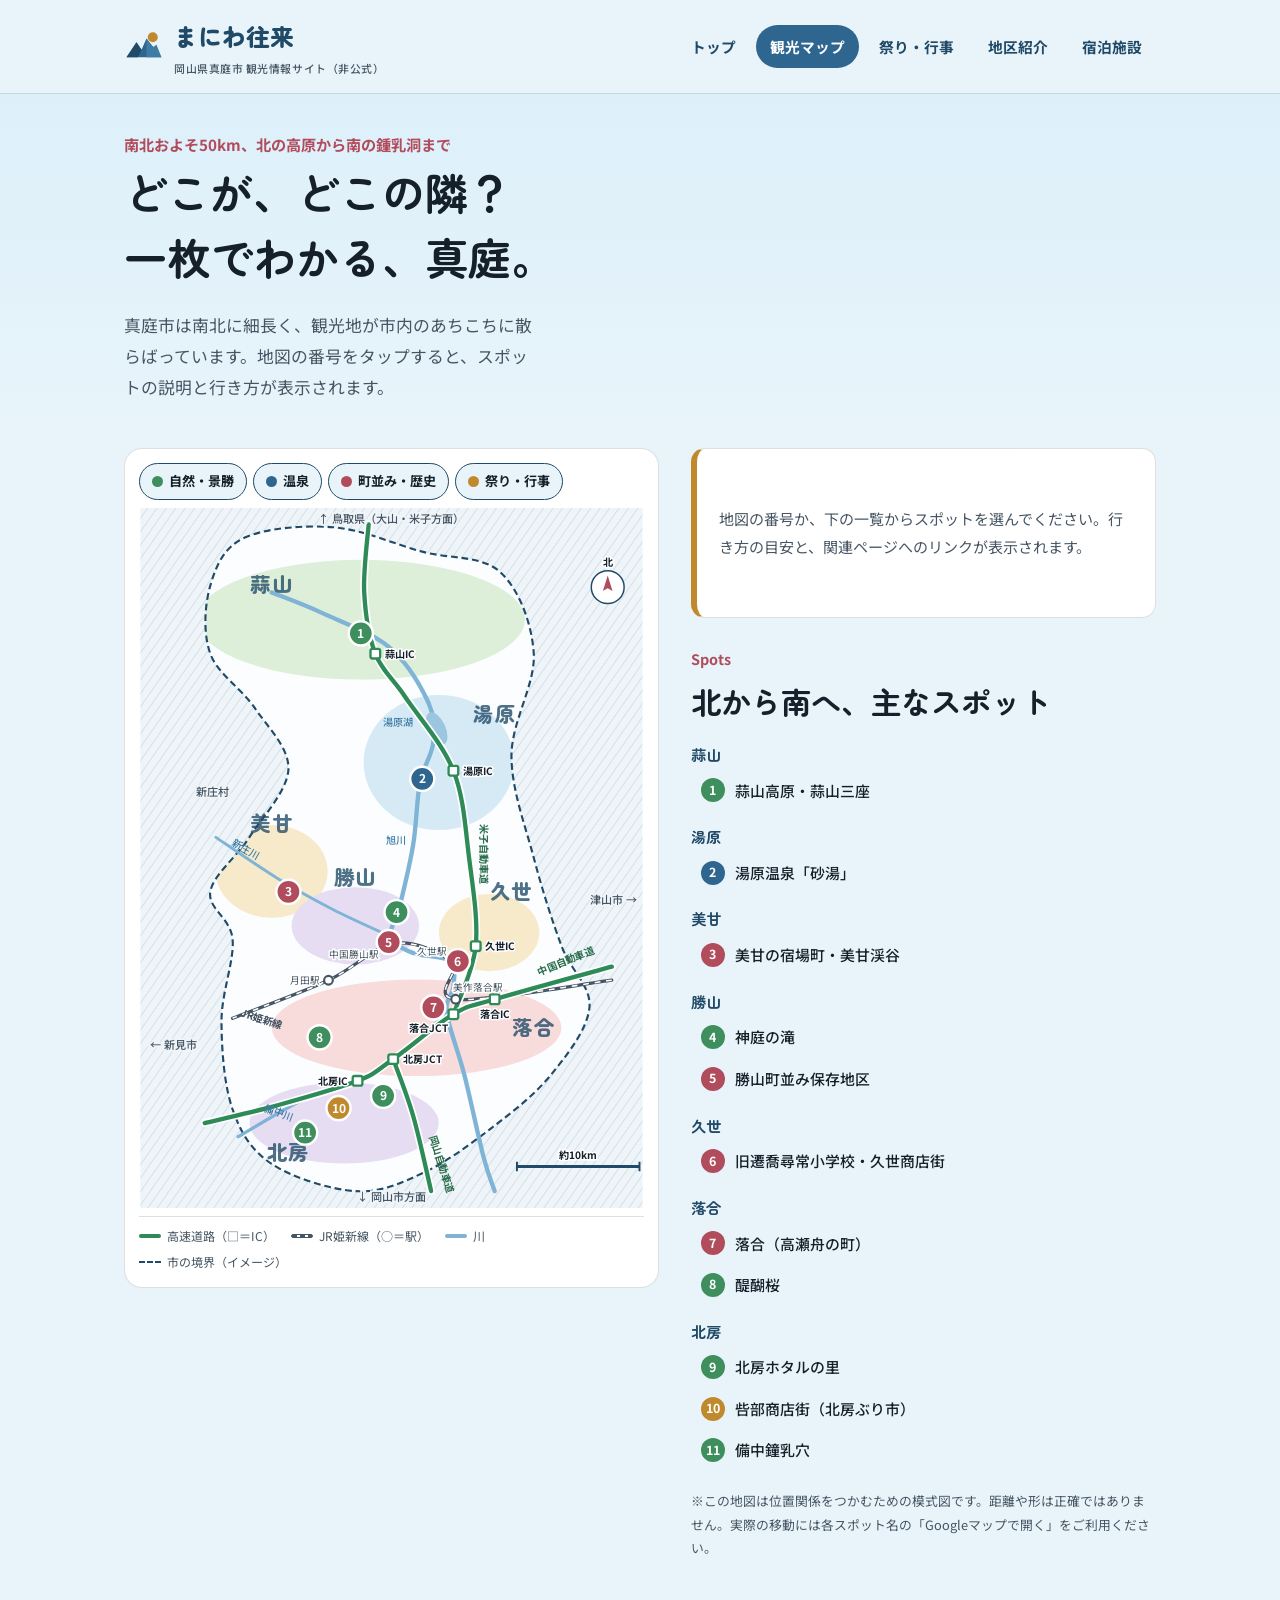
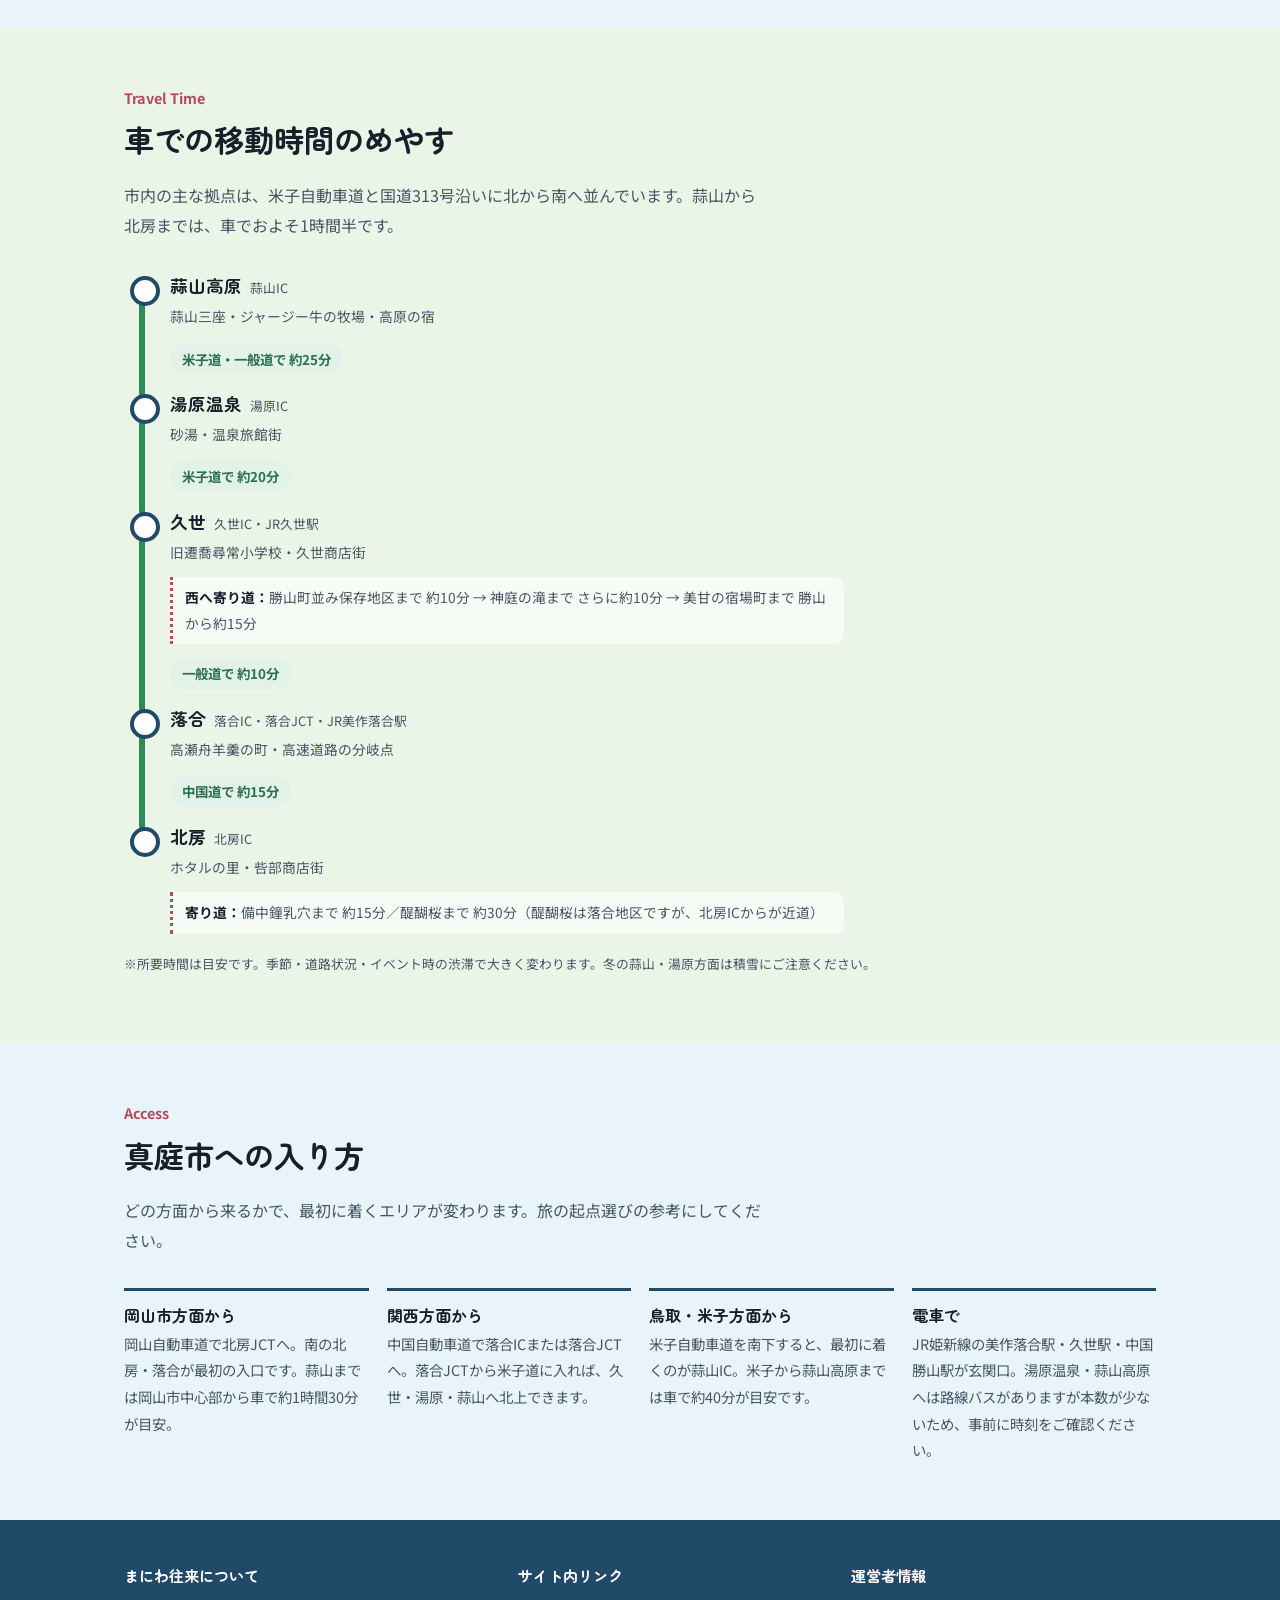
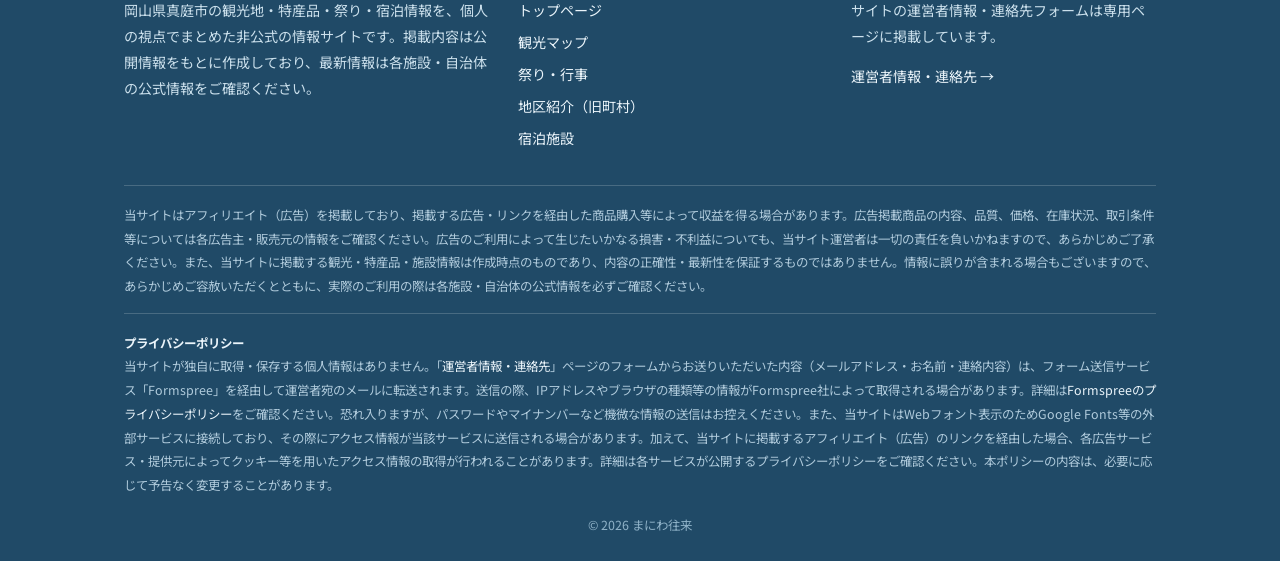
<file: map.html>
<!DOCTYPE html>
<html lang="ja">
<head>
<meta charset="UTF-8">
<meta name="viewport" content="width=device-width, initial-scale=1.0">
<meta name="robots" content="index, follow">
<link rel="canonical" href="https://leben-k.github.io/maniwa/map.html">
<title>観光マップ（位置関係の模式図）｜まにわ往来 - 岡山県真庭市 観光情報サイト</title>
<meta name="description" content="南北に長い岡山県真庭市の観光地・祭りの会場の位置関係を、高速道路・鉄道・川とあわせて一枚の模式図にまとめました。蒜山高原、湯原温泉、勝山、神庭の滝、醍醐桜、北房などの移動時間の目安も掲載しています。">
<link rel="icon" type="image/svg+xml" href="favicon.svg">
<link rel="stylesheet" href="style.css">
<style>[hidden]{display:none !important;}</style>
<style>
/* ---------- 観光マップページ専用 ---------- */
.map-layout{
  display:grid;
  grid-template-columns:minmax(0,1.15fr) minmax(0,1fr);
  gap:32px;
  align-items:start;
}
.map-panel{
  position:sticky;
  top:96px;
  background:#fff;
  border:1px solid var(--border-soft);
  border-radius:18px;
  padding:14px;
}
.map-panel svg{width:100%; height:auto; max-height:calc(100vh - 200px); margin:0 auto; display:block;}
.map-filter{display:flex; flex-wrap:wrap; gap:6px; margin:0 0 8px;}
.map-filter button{
  font:inherit; font-size:0.82rem; font-weight:700;
  display:inline-flex; align-items:center; gap:6px;
  padding:5px 12px; border-radius:999px;
  border:1.5px solid var(--border-soft); background:#fff; color:var(--text-main);
  cursor:pointer;
}
.map-filter button[aria-pressed="true"]{border-color:var(--accent-blue-deep); background:var(--bg-base);}
.map-filter button[aria-pressed="false"]{opacity:0.5;}
.map-filter .sw{width:11px; height:11px; border-radius:50%; display:inline-block;}

.map-legend{
  display:flex; flex-wrap:wrap; gap:4px 16px;
  font-size:0.75rem; color:var(--text-sub);
  margin-top:8px; padding-top:8px; border-top:1px solid var(--border-soft);
}
.map-legend span{display:inline-flex; align-items:center; gap:6px;}
.lg-exp{width:22px; height:4px; background:#2E8B57; border-radius:2px;}
.lg-rail{width:22px; height:4px; background:repeating-linear-gradient(90deg,#465563 0 5px,#fff 5px 8px); border:1px solid #465563; border-radius:2px;}
.lg-river{width:22px; height:4px; background:#7FB4D6; border-radius:2px;}
.lg-border{width:22px; height:0; border-top:2px dashed #204A67;}

/* SVG text & pins */
#maniwa-map text{font-family:'Noto Sans JP',sans-serif;}
#maniwa-map .t-area{font-family:'Zen Maru Gothic',sans-serif; font-weight:900; font-size:21px; fill:#204A67; opacity:0.78; letter-spacing:0.08em;}
#maniwa-map .t-road{font-size:10.5px; font-weight:700; fill:#2E7050;}
#maniwa-map .t-rail{font-size:10.5px; font-weight:700; fill:#465563;}
#maniwa-map .t-river{font-size:10.5px; fill:#3F7EA6; font-weight:500;}
#maniwa-map .t-ic{font-size:10.5px; font-weight:700; fill:#16202A; paint-order:stroke; stroke:#fff; stroke-width:3px;}
#maniwa-map .t-sta{font-size:10px; fill:#465563; paint-order:stroke; stroke:#fff; stroke-width:3px;}
#maniwa-map .t-out{font-size:11.5px; fill:#465563; font-weight:500; paint-order:stroke; stroke:#EEF4F8; stroke-width:4px;}
.pin{cursor:pointer; outline:none;}
.pin-halo{fill:#fff; opacity:0; transition:opacity .15s;}
.pin-dot{stroke:#fff; stroke-width:2.5;}
.pin-num{font-size:12.5px; font-weight:700; fill:#fff; pointer-events:none;}
.pin:hover .pin-halo, .pin:focus-visible .pin-halo{opacity:0.9;}
.pin:focus-visible .pin-dot{stroke:#16202A;}
.pin.is-active .pin-halo{opacity:1; fill:#16202A;}
.pin.is-dim{opacity:0.18; pointer-events:none;}
.area-zone{transition:opacity .2s;}
.area-zone.is-active{stroke:#204A67; stroke-width:2;}

.cat-nature{fill:#3E8E5E; background:#3E8E5E;}
.cat-onsen{fill:#2F6690; background:#2F6690;}
.cat-town{fill:#B14C5D; background:#B14C5D;}
.cat-event{fill:#C1892E; background:#C1892E;}

/* detail card */
.spot-detail{
  background:#fff;
  border:1px solid var(--border-soft);
  border-left:6px solid var(--accent-blue);
  border-radius:14px;
  padding:20px 22px;
  margin-bottom:28px;
  min-height:170px;
}
.spot-detail .d-area{font-size:0.82rem; font-weight:700; color:var(--accent-blue-deep);}
.spot-detail h3{font-size:1.25rem; margin:2px 0 6px;}
.spot-detail .d-cats{display:flex; gap:6px; flex-wrap:wrap; margin-bottom:10px;}
.spot-detail .d-cats span{font-size:0.72rem; color:#fff; font-weight:700; padding:2px 10px; border-radius:999px;}
.spot-detail p{color:var(--text-sub); font-size:0.94rem; margin-bottom:10px;}
.spot-detail .d-access{font-size:0.88rem; background:var(--bg-base); border-radius:10px; padding:8px 12px; margin-bottom:12px;}
.spot-detail .d-links{display:flex; flex-wrap:wrap; gap:8px 14px; font-size:0.88rem; font-weight:700;}
.spot-detail .d-links a{text-decoration:underline; text-underline-offset:3px;}
.spot-detail.is-empty{border-left-color:var(--accent-gold); display:flex; align-items:center;}
.spot-detail.is-empty p{margin:0;}

/* list */
.area-group{margin-bottom:14px;}
.area-group-name{font-size:0.95rem; margin:0 0 4px; color:var(--accent-blue-deep);}
.area-group ul{list-style:none; margin:0; padding:0;}
.spot-btn{
  font:inherit; width:100%; text-align:left;
  display:flex; align-items:center; gap:10px;
  padding:7px 10px; border:0; border-radius:10px;
  background:transparent; color:var(--text-main); cursor:pointer;
}
.spot-btn:hover{background:rgba(47,102,144,0.08);}
.spot-btn:focus-visible{outline:2px solid var(--accent-blue-deep); outline-offset:1px;}
.spot-btn.is-active{background:var(--accent-blue-deep); color:#fff;}
.spot-btn.is-dim{opacity:0.35;}
.spot-btn .num{
  flex-shrink:0; width:24px; height:24px; border-radius:50%;
  color:#fff; font-size:0.78rem; font-weight:700;
  display:inline-flex; align-items:center; justify-content:center;
}
.spot-btn .spot-name{font-size:0.93rem; font-weight:500;}

/* route (travel-time) diagram */
.route{position:relative; margin:0; padding:0; list-style:none; max-width:720px;}
.route > li{position:relative; padding:0 0 0 46px;}
.route > li::before{
  content:""; position:absolute; left:15px; top:6px; bottom:-6px;
  width:6px; background:#2E8B57; border-radius:3px;
}
.route > li:last-child::before{display:none;}
.route .stop{position:relative; padding:0 0 4px;}
.route .stop::before{
  content:""; position:absolute; left:-40px; top:4px;
  width:22px; height:22px; border-radius:50%;
  background:#fff; border:4px solid #204A67;
}
.route .stop h3{font-size:1.1rem; margin:0; display:inline;}
.route .stop .ic{font-size:0.8rem; color:var(--text-sub); margin-left:8px;}
.route .stop .near{font-size:0.86rem; color:var(--text-sub); margin:2px 0 0;}
.route .leg{
  display:inline-block; margin:10px 0 16px;
  font-size:0.84rem; font-weight:700; color:#2E7050;
  background:#E3F2E8; border-radius:999px; padding:3px 12px;
}
.route .branch{
  margin:8px 0 4px; padding:8px 12px;
  border-left:3px dotted var(--accent-plum);
  font-size:0.86rem; color:var(--text-sub); background:rgba(255,255,255,0.6); border-radius:0 10px 10px 0;
}
.route .branch strong{color:var(--text-main);}

.access-grid{display:grid; grid-template-columns:repeat(auto-fit,minmax(230px,1fr)); gap:18px;}
.access-item{border-top:3px solid var(--accent-blue-deep); padding-top:12px;}
.access-item h3{font-size:1rem; margin-bottom:4px;}
.access-item p{font-size:0.9rem; color:var(--text-sub); margin:0;}
.note-small{font-size:0.8rem; color:var(--text-sub); margin-top:18px;}

@media (max-width:860px){
  .map-layout{grid-template-columns:1fr;}
  .map-panel{position:static; padding:10px 8px;}
  .map-panel svg{max-height:none;}
}
@media (prefers-reduced-motion:reduce){
  .pin-halo, .area-zone{transition:none;}
}
</style>
</head>
<body>

<header class="site-header">
  <div class="wrap">
    <div class="brand">
      <svg class="brand-icon" viewBox="0 0 64 64"><rect width="64" height="64" rx="14" fill="#E8F4FA"/><circle cx="46" cy="18" r="8" fill="#C1892E"/><path d="M4 50 L20 26 L28 38 L36 20 L60 50 Z" fill="#2F6690"/><path d="M4 50 L20 26 L28 38 L22 50 Z" fill="#204A67"/><path d="M36 20 L46 34 L52 30 L60 50 L36 50 Z" fill="#3E7CA6"/></svg>
      <span>まにわ往来<span class="brand-sub">岡山県真庭市 観光情報サイト（非公式）</span></span>
    </div>
    <nav class="main-nav">
      <a href="index.html">トップ</a>
      <a href="map.html" class="active">観光マップ</a>
      <a href="matsuri.html">祭り・行事</a>
      <a href="areas.html">地区紹介</a>
      <a href="shukuhaku.html">宿泊施設</a>
    </nav>
  </div>
</header>

<section class="hero" style="padding:36px 0 16px;">
  <div class="wrap" style="grid-template-columns:1fr;">
    <div class="hero-copy">
      <span class="eyebrow">南北およそ50km、北の高原から南の鍾乳洞まで</span>
      <h1>どこが、どこの隣？<br>一枚でわかる、真庭。</h1>
      <p>真庭市は南北に細長く、観光地が市内のあちこちに散らばっています。地図の番号をタップすると、スポットの説明と行き方が表示されます。</p>
    </div>
  </div>
</section>

<section class="section" style="padding-top:12px;">
  <div class="wrap">
    <div class="map-layout">
      <div class="map-panel">
        <div class="map-filter" role="group" aria-label="表示するスポットの種類">
          <button type="button" data-filter="nature" aria-pressed="true"><span class="sw cat-nature"></span>自然・景勝</button>
          <button type="button" data-filter="onsen" aria-pressed="true"><span class="sw cat-onsen"></span>温泉</button>
          <button type="button" data-filter="town" aria-pressed="true"><span class="sw cat-town"></span>町並み・歴史</button>
          <button type="button" data-filter="event" aria-pressed="true"><span class="sw cat-event"></span>祭り・行事</button>
        </div>
<svg id="maniwa-map" viewBox="60 30 520 725" role="group" aria-labelledby="map-title map-desc" xmlns="http://www.w3.org/2000/svg">
<title id="map-title">真庭市 観光スポット位置関係の模式図</title>
<desc id="map-desc">北に蒜山高原、その南に湯原温泉、中央に勝山・久世・美甘、南に落合と北房が並ぶ。米子自動車道が南北に、中国自動車道が南部を東西に通る。</desc>
<defs><clipPath id="city-clip"><path d="M167.1 61.1 C188.3 51.0 228.6 47.5 259.4 49.9 C290.2 52.2 323.0 67.5 351.9 75.2 C380.8 83.0 413.4 78.8 432.7 96.4 C451.9 114.0 465.5 149.2 467.4 180.9 C469.3 212.6 444.3 251.4 444.3 286.6 C444.3 321.8 458.8 359.3 467.4 392.2 C476.0 425.1 486.6 458.0 496.2 483.8 C505.8 509.6 527.0 524.9 525.1 547.2 C523.2 569.5 502.0 596.6 484.7 617.7 C467.4 638.8 443.3 657.1 421.2 674.0 C399.1 690.9 375.0 708.5 351.9 719.1 C328.8 729.7 308.6 739.1 282.6 737.5 C256.6 735.9 217.1 723.4 195.9 709.3 C174.7 695.2 164.2 677.6 155.5 652.9 C146.8 628.2 144.0 590.6 144.0 561.3 C144.0 531.9 157.4 499.1 155.5 476.8 C153.6 454.5 129.5 445.1 132.4 427.5 C135.3 409.9 159.3 392.2 172.8 371.1 C186.3 350.0 212.3 323.0 213.3 300.7 C214.3 278.4 192.1 257.3 178.6 237.3 C165.1 217.3 140.1 202.1 132.4 180.9 C124.7 159.8 126.6 130.4 132.4 110.4 C138.2 90.4 145.9 71.2 167.1 61.1 Z"/></clipPath><pattern id="hatch" width="8" height="8" patternUnits="userSpaceOnUse" patternTransform="rotate(35)"><line x1="0" y1="0" x2="0" y2="8" stroke="#D3E0E8" stroke-width="2"/></pattern></defs>
<rect x="60" y="30" width="520" height="725" fill="#EEF4F8"/>
<rect x="60" y="30" width="520" height="725" fill="url(#hatch)"/>
<path d="M167.1 61.1 C188.3 51.0 228.6 47.5 259.4 49.9 C290.2 52.2 323.0 67.5 351.9 75.2 C380.8 83.0 413.4 78.8 432.7 96.4 C451.9 114.0 465.5 149.2 467.4 180.9 C469.3 212.6 444.3 251.4 444.3 286.6 C444.3 321.8 458.8 359.3 467.4 392.2 C476.0 425.1 486.6 458.0 496.2 483.8 C505.8 509.6 527.0 524.9 525.1 547.2 C523.2 569.5 502.0 596.6 484.7 617.7 C467.4 638.8 443.3 657.1 421.2 674.0 C399.1 690.9 375.0 708.5 351.9 719.1 C328.8 729.7 308.6 739.1 282.6 737.5 C256.6 735.9 217.1 723.4 195.9 709.3 C174.7 695.2 164.2 677.6 155.5 652.9 C146.8 628.2 144.0 590.6 144.0 561.3 C144.0 531.9 157.4 499.1 155.5 476.8 C153.6 454.5 129.5 445.1 132.4 427.5 C135.3 409.9 159.3 392.2 172.8 371.1 C186.3 350.0 212.3 323.0 213.3 300.7 C214.3 278.4 192.1 257.3 178.6 237.3 C165.1 217.3 140.1 202.1 132.4 180.9 C124.7 159.8 126.6 130.4 132.4 110.4 C138.2 90.4 145.9 71.2 167.1 61.1 Z" fill="#FBFDFE"/>
<g clip-path="url(#city-clip)">
<ellipse class="area-zone" data-area="蒜山" cx="288.3" cy="145.7" rx="170" ry="62" fill="#DDEFD8"/>
<ellipse class="area-zone" data-area="湯原" cx="369.2" cy="293.6" rx="78" ry="70" fill="#D6EAF6"/>
<ellipse class="area-zone" data-area="美甘" cx="195.9" cy="406.3" rx="58" ry="48" fill="#F7EACB"/>
<ellipse class="area-zone" data-area="勝山" cx="282.6" cy="462.7" rx="66" ry="40" fill="#E6DDF3"/>
<ellipse class="area-zone" data-area="久世" cx="421.2" cy="469.7" rx="52" ry="40" fill="#F7EACB"/>
<ellipse class="area-zone" data-area="落合" cx="346.1" cy="568.4" rx="150" ry="50" fill="#F8DCDC"/>
<ellipse class="area-zone" data-area="北房" cx="271.0" cy="667.0" rx="98" ry="42" fill="#E6DDF3"/>
</g>
<path d="M167.1 61.1 C188.3 51.0 228.6 47.5 259.4 49.9 C290.2 52.2 323.0 67.5 351.9 75.2 C380.8 83.0 413.4 78.8 432.7 96.4 C451.9 114.0 465.5 149.2 467.4 180.9 C469.3 212.6 444.3 251.4 444.3 286.6 C444.3 321.8 458.8 359.3 467.4 392.2 C476.0 425.1 486.6 458.0 496.2 483.8 C505.8 509.6 527.0 524.9 525.1 547.2 C523.2 569.5 502.0 596.6 484.7 617.7 C467.4 638.8 443.3 657.1 421.2 674.0 C399.1 690.9 375.0 708.5 351.9 719.1 C328.8 729.7 308.6 739.1 282.6 737.5 C256.6 735.9 217.1 723.4 195.9 709.3 C174.7 695.2 164.2 677.6 155.5 652.9 C146.8 628.2 144.0 590.6 144.0 561.3 C144.0 531.9 157.4 499.1 155.5 476.8 C153.6 454.5 129.5 445.1 132.4 427.5 C135.3 409.9 159.3 392.2 172.8 371.1 C186.3 350.0 212.3 323.0 213.3 300.7 C214.3 278.4 192.1 257.3 178.6 237.3 C165.1 217.3 140.1 202.1 132.4 180.9 C124.7 159.8 126.6 130.4 132.4 110.4 C138.2 90.4 145.9 71.2 167.1 61.1 Z" fill="none" stroke="#204A67" stroke-width="2.2" stroke-dasharray="7 4"/>
<path d="M195.9 117.5 C204.6 121.0 227.7 129.2 247.9 138.6 C268.1 148.0 298.9 158.6 317.2 173.9 C335.5 189.2 349.9 213.8 357.6 230.2 C365.3 246.6 364.8 258.4 363.4 272.5 C362.0 286.6 353.0 297.2 349.5 314.8 C346.0 332.4 346.1 357.1 342.6 378.2 C339.2 399.3 332.7 425.6 328.8 441.6 C324.9 457.6 317.2 465.8 319.5 474.0 C321.8 482.2 332.4 486.7 342.6 490.9 C352.8 495.1 373.8 493.4 380.7 499.3 C387.6 505.2 384.8 517.2 384.2 526.1 C383.6 535.0 375.4 537.6 377.3 552.9 C379.2 568.2 389.4 592.8 395.7 617.7 C402.0 642.6 410.2 682.2 415.4 702.2 C420.6 722.2 425.0 731.6 426.9 737.5" fill="none" stroke="#7FB4D6" stroke-width="4.5" stroke-linecap="round"/>
<path d="M161.3 681.1 C173.8 674.0 214.7 648.9 236.4 638.8 C258.1 628.7 275.4 628.2 291.8 620.5 C308.2 612.8 320.2 603.6 334.5 592.3 C348.8 581.0 370.2 559.5 377.3 552.9" fill="none" stroke="#7FB4D6" stroke-width="3.5" stroke-linecap="round"/>
<path d="M138.2 371.1 C148.8 378.2 181.5 400.9 201.7 413.4 C221.9 425.8 239.8 435.7 259.4 445.8 C279.0 455.9 309.5 469.3 319.5 474.0" fill="none" stroke="#7FB4D6" stroke-width="3" stroke-linecap="round"/>
<ellipse cx="366.9" cy="258.4" rx="9" ry="18" fill="#9CC6E0" transform="rotate(-25 366.9 258.4)"/>
<path d="M548.2 519.1 C521.2 522.4 414.0 541.9 386.5 538.8 C359.0 535.7 393.6 510.3 383.0 500.7 C372.4 491.1 344.4 477.9 323.0 481.0 C301.6 484.1 282.7 506.2 254.8 519.1 C226.9 532.0 172.1 551.9 155.5 558.5" fill="none" stroke="#465563" stroke-width="3.4" stroke-linecap="round"/>
<path d="M548.2 519.1 C521.2 522.4 414.0 541.9 386.5 538.8 C359.0 535.7 393.6 510.3 383.0 500.7 C372.4 491.1 344.4 477.9 323.0 481.0 C301.6 484.1 282.7 506.2 254.8 519.1 C226.9 532.0 172.1 551.9 155.5 558.5" fill="none" stroke="#fff" stroke-width="1.6" stroke-dasharray="6 6"/>
<path d="M384.2 554.3 C388.1 542.5 404.6 510.8 407.3 483.8 C410.0 456.8 404.2 422.5 400.4 392.2 C396.5 361.9 395.2 329.8 384.2 302.1 C373.2 274.4 348.0 246.2 334.5 226.0 C321.0 205.8 310.4 199.0 303.3 180.9 C296.2 162.8 293.0 139.8 291.8 117.5 C290.6 95.2 295.6 58.8 296.4 47.0" fill="none" stroke="#fff" stroke-width="8" stroke-linecap="round"/>
<path d="M384.2 554.3 C388.1 542.5 404.6 510.8 407.3 483.8 C410.0 456.8 404.2 422.5 400.4 392.2 C396.5 361.9 395.2 329.8 384.2 302.1 C373.2 274.4 348.0 246.2 334.5 226.0 C321.0 205.8 310.4 199.0 303.3 180.9 C296.2 162.8 293.0 139.8 291.8 117.5 C290.6 95.2 295.6 58.8 296.4 47.0" fill="none" stroke="#2E8B57" stroke-width="4.5" stroke-linecap="round"/>
<path d="M548.2 505.0 C528.0 510.6 454.2 530.6 426.9 538.8 C399.6 547.0 401.7 544.0 384.2 554.3 C366.7 564.6 338.4 589.3 321.8 600.8 C305.2 612.3 304.9 615.3 284.9 623.3 C264.9 631.3 228.1 641.4 201.7 648.7 C175.3 656.0 139.1 664.0 126.6 667.0" fill="none" stroke="#fff" stroke-width="8" stroke-linecap="round"/>
<path d="M548.2 505.0 C528.0 510.6 454.2 530.6 426.9 538.8 C399.6 547.0 401.7 544.0 384.2 554.3 C366.7 564.6 338.4 589.3 321.8 600.8 C305.2 612.3 304.9 615.3 284.9 623.3 C264.9 631.3 228.1 641.4 201.7 648.7 C175.3 656.0 139.1 664.0 126.6 667.0" fill="none" stroke="#2E8B57" stroke-width="4.5" stroke-linecap="round"/>
<path d="M321.8 600.8 C325.3 610.7 336.1 637.2 342.6 660.0 C349.2 682.8 358.0 724.6 361.1 737.5" fill="none" stroke="#fff" stroke-width="8" stroke-linecap="round"/>
<path d="M321.8 600.8 C325.3 610.7 336.1 637.2 342.6 660.0 C349.2 682.8 358.0 724.6 361.1 737.5" fill="none" stroke="#2E8B57" stroke-width="4.5" stroke-linecap="round"/>
<text x="411.7" y="357.0" class="t-road" text-anchor="start" transform="rotate(90 411.7 357.0)">米子自動車道</text>
<text x="502.0" y="502.6" class="t-road" text-anchor="middle" transform="rotate(-22 502.0 502.6)">中国自動車道</text>
<text x="358.5" y="681.1" class="t-road" text-anchor="start" transform="rotate(72 358.5 681.1)">岡山自動車道</text>
<text x="184.4" y="563.2" class="t-rail" text-anchor="middle" transform="rotate(18 184.4 563.2)">JR姫新線</text>
<text x="334.6" y="378.2" class="t-river" text-anchor="end">旭川</text>
<text x="201.7" y="659.9" class="t-river" text-anchor="middle" transform="rotate(20 201.7 659.9)">備中川</text>
<text x="167.1" y="387.1" class="t-river" text-anchor="middle" transform="rotate(30 167.1 387.1)">新庄川</text>
<text x="342.2" y="255.3" class="t-river" text-anchor="end">湯原湖</text>
<text x="195.9" y="117.5" class="t-area" text-anchor="middle">蒜山</text>
<text x="426.9" y="251.3" class="t-area" text-anchor="middle">湯原</text>
<text x="195.9" y="364.1" class="t-area" text-anchor="middle">美甘</text>
<text x="282.6" y="420.4" class="t-area" text-anchor="middle">勝山</text>
<text x="444.3" y="434.5" class="t-area" text-anchor="middle">久世</text>
<text x="467.4" y="575.4" class="t-area" text-anchor="middle">落合</text>
<text x="213.3" y="705.0" class="t-area" text-anchor="middle">北房</text>
<rect x="298.3" y="175.9" width="10" height="10" rx="2" fill="#fff" stroke="#2E8B57" stroke-width="2.4"/>
<text x="313.3" y="184.9" class="t-ic" text-anchor="start">蒜山IC</text>
<rect x="379.2" y="297.1" width="10" height="10" rx="2" fill="#fff" stroke="#2E8B57" stroke-width="2.4"/>
<text x="394.2" y="306.1" class="t-ic" text-anchor="start">湯原IC</text>
<rect x="402.3" y="478.8" width="10" height="10" rx="2" fill="#fff" stroke="#2E8B57" stroke-width="2.4"/>
<text x="417.3" y="487.8" class="t-ic" text-anchor="start">久世IC</text>
<rect x="379.2" y="549.3" width="10" height="10" rx="2" fill="#fff" stroke="#2E8B57" stroke-width="2.4"/>
<text x="378.2" y="572.3" class="t-ic" text-anchor="end">落合JCT</text>
<rect x="421.9" y="533.8" width="10" height="10" rx="2" fill="#fff" stroke="#2E8B57" stroke-width="2.4"/>
<text x="426.9" y="557.8" class="t-ic" text-anchor="middle">落合IC</text>
<rect x="279.9" y="618.3" width="10" height="10" rx="2" fill="#fff" stroke="#2E8B57" stroke-width="2.4"/>
<text x="274.9" y="627.3" class="t-ic" text-anchor="end">北房IC</text>
<rect x="316.8" y="595.8" width="10" height="10" rx="2" fill="#fff" stroke="#2E8B57" stroke-width="2.4"/>
<text x="331.8" y="604.8" class="t-ic" text-anchor="start">北房JCT</text>
<circle cx="386.5" cy="538.8" r="4.5" fill="#fff" stroke="#465563" stroke-width="2.2"/>
<text x="383.5" y="529.8" class="t-sta" text-anchor="start">美作落合駅</text>
<circle cx="383.0" cy="500.7" r="4.5" fill="#fff" stroke="#465563" stroke-width="2.2"/>
<text x="378.0" y="492.7" class="t-sta" text-anchor="end">久世駅</text>
<circle cx="323.0" cy="481.0" r="4.5" fill="#fff" stroke="#465563" stroke-width="2.2"/>
<text x="307.0" y="496.0" class="t-sta" text-anchor="end">中国勝山駅</text>
<circle cx="254.8" cy="519.1" r="4.5" fill="#fff" stroke="#465563" stroke-width="2.2"/>
<text x="245.8" y="523.1" class="t-sta" text-anchor="end">月田駅</text>
<text x="320" y="46" class="t-out" text-anchor="middle">↑ 鳥取県（大山・米子方面）</text>
<text x="320" y="748" class="t-out" text-anchor="middle">↓ 岡山市方面</text>
<text x="70" y="590" class="t-out" text-anchor="start">← 新見市</text>
<text x="574" y="440" class="t-out" text-anchor="end">津山市 →</text>
<text x="134.2" y="328.8" class="t-out" text-anchor="middle">新庄村</text>
<g transform="translate(544 112)"><circle r="17" fill="#fff" stroke="#204A67" stroke-width="1.5"/><path d="M0 -12 L5 4 L0 1 L-5 4 Z" fill="#B14C5D"/><text y="-22" class="t-ic" text-anchor="middle">北</text></g>
<g transform="translate(450 712)"><path d="M0 0 H126.9" stroke="#204A67" stroke-width="3"/><path d="M0 -5 V5 M126.9 -5 V5" stroke="#204A67" stroke-width="2"/><text x="63.5" y="-8" class="t-ic" text-anchor="middle">約10km</text></g>
<g id="pins">
<g class="pin" data-id="1" data-cat="nature" transform="translate(288.3 159.8)" tabindex="0" role="button" aria-label="1. 蒜山高原・蒜山三座（蒜山）"><circle class="pin-halo" r="18"/><circle class="pin-dot cat-nature" r="12.5"/><text class="pin-num" y="4.6" text-anchor="middle">1</text></g>
<g class="pin" data-id="2" data-cat="onsen" transform="translate(351.9 310.5)" tabindex="0" role="button" aria-label="2. 湯原温泉「砂湯」（湯原）"><circle class="pin-halo" r="18"/><circle class="pin-dot cat-onsen" r="12.5"/><text class="pin-num" y="4.6" text-anchor="middle">2</text></g>
<g class="pin" data-id="3" data-cat="town nature" transform="translate(213.3 427.5)" tabindex="0" role="button" aria-label="3. 美甘の宿場町・美甘渓谷（美甘）"><circle class="pin-halo" r="18"/><circle class="pin-dot cat-town" r="12.5"/><text class="pin-num" y="4.6" text-anchor="middle">3</text></g>
<g class="pin" data-id="4" data-cat="nature" transform="translate(325.3 448.6)" tabindex="0" role="button" aria-label="4. 神庭の滝（勝山）"><circle class="pin-halo" r="18"/><circle class="pin-dot cat-nature" r="12.5"/><text class="pin-num" y="4.6" text-anchor="middle">4</text></g>
<g class="pin" data-id="5" data-cat="town event" transform="translate(317.2 479.6)" tabindex="0" role="button" aria-label="5. 勝山町並み保存地区（勝山）"><circle class="pin-halo" r="18"/><circle class="pin-dot cat-town" r="12.5"/><text class="pin-num" y="4.6" text-anchor="middle">5</text></g>
<g class="pin" data-id="6" data-cat="town event" transform="translate(388.8 499.3)" tabindex="0" role="button" aria-label="6. 旧遷喬尋常小学校・久世商店街（久世）"><circle class="pin-halo" r="18"/><circle class="pin-dot cat-town" r="12.5"/><text class="pin-num" y="4.6" text-anchor="middle">6</text></g>
<g class="pin" data-id="7" data-cat="town" transform="translate(363.4 547.2)" tabindex="0" role="button" aria-label="7. 落合（高瀬舟の町）（落合）"><circle class="pin-halo" r="18"/><circle class="pin-dot cat-town" r="12.5"/><text class="pin-num" y="4.6" text-anchor="middle">7</text></g>
<g class="pin" data-id="8" data-cat="nature event" transform="translate(245.6 578.2)" tabindex="0" role="button" aria-label="8. 醍醐桜（落合）"><circle class="pin-halo" r="18"/><circle class="pin-dot cat-nature" r="12.5"/><text class="pin-num" y="4.6" text-anchor="middle">8</text></g>
<g class="pin" data-id="9" data-cat="nature event" transform="translate(311.4 638.8)" tabindex="0" role="button" aria-label="9. 北房ホタルの里（北房）"><circle class="pin-halo" r="18"/><circle class="pin-dot cat-nature" r="12.5"/><text class="pin-num" y="4.6" text-anchor="middle">9</text></g>
<g class="pin" data-id="10" data-cat="event" transform="translate(265.2 651.5)" tabindex="0" role="button" aria-label="10. 呰部商店街（北房ぶり市）（北房）"><circle class="pin-halo" r="18"/><circle class="pin-dot cat-event" r="12.5"/><text class="pin-num" y="4.6" text-anchor="middle">10</text></g>
<g class="pin" data-id="11" data-cat="nature" transform="translate(230.6 676.9)" tabindex="0" role="button" aria-label="11. 備中鐘乳穴（北房）"><circle class="pin-halo" r="18"/><circle class="pin-dot cat-nature" r="12.5"/><text class="pin-num" y="4.6" text-anchor="middle">11</text></g>
</g></svg>
        <div class="map-legend" aria-hidden="true">
          <span><i class="lg-exp"></i>高速道路（□＝IC）</span>
          <span><i class="lg-rail"></i>JR姫新線（○＝駅）</span>
          <span><i class="lg-river"></i>川</span>
          <span><i class="lg-border"></i>市の境界（イメージ）</span>
        </div>
      </div>

      <div>
        <div class="spot-detail is-empty" id="spot-detail" aria-live="polite">
          <p>地図の番号か、下の一覧からスポットを選んでください。行き方の目安と、関連ページへのリンクが表示されます。</p>
        </div>
        <div class="section-head" style="margin-bottom:14px;">
          <span class="tag">Spots</span>
          <h2>北から南へ、主なスポット</h2>
        </div>
        <div id="spot-list">
          <div class="area-group"><h3 class="area-group-name">蒜山</h3><ul><li><button type="button" class="spot-btn" data-id="1" data-cat="nature"><span class="num cat-nature">1</span><span class="spot-name">蒜山高原・蒜山三座</span></button></li></ul></div>
          <div class="area-group"><h3 class="area-group-name">湯原</h3><ul><li><button type="button" class="spot-btn" data-id="2" data-cat="onsen"><span class="num cat-onsen">2</span><span class="spot-name">湯原温泉「砂湯」</span></button></li></ul></div>
          <div class="area-group"><h3 class="area-group-name">美甘</h3><ul><li><button type="button" class="spot-btn" data-id="3" data-cat="town nature"><span class="num cat-town">3</span><span class="spot-name">美甘の宿場町・美甘渓谷</span></button></li></ul></div>
          <div class="area-group"><h3 class="area-group-name">勝山</h3><ul><li><button type="button" class="spot-btn" data-id="4" data-cat="nature"><span class="num cat-nature">4</span><span class="spot-name">神庭の滝</span></button></li><li><button type="button" class="spot-btn" data-id="5" data-cat="town event"><span class="num cat-town">5</span><span class="spot-name">勝山町並み保存地区</span></button></li></ul></div>
          <div class="area-group"><h3 class="area-group-name">久世</h3><ul><li><button type="button" class="spot-btn" data-id="6" data-cat="town event"><span class="num cat-town">6</span><span class="spot-name">旧遷喬尋常小学校・久世商店街</span></button></li></ul></div>
          <div class="area-group"><h3 class="area-group-name">落合</h3><ul><li><button type="button" class="spot-btn" data-id="7" data-cat="town"><span class="num cat-town">7</span><span class="spot-name">落合（高瀬舟の町）</span></button></li><li><button type="button" class="spot-btn" data-id="8" data-cat="nature event"><span class="num cat-nature">8</span><span class="spot-name">醍醐桜</span></button></li></ul></div>
          <div class="area-group"><h3 class="area-group-name">北房</h3><ul><li><button type="button" class="spot-btn" data-id="9" data-cat="nature event"><span class="num cat-nature">9</span><span class="spot-name">北房ホタルの里</span></button></li><li><button type="button" class="spot-btn" data-id="10" data-cat="event"><span class="num cat-event">10</span><span class="spot-name">呰部商店街（北房ぶり市）</span></button></li><li><button type="button" class="spot-btn" data-id="11" data-cat="nature"><span class="num cat-nature">11</span><span class="spot-name">備中鐘乳穴</span></button></li></ul></div>
        </div>
        <p class="note-small">※この地図は位置関係をつかむための模式図です。距離や形は正確ではありません。実際の移動には各スポット名の「Googleマップで開く」をご利用ください。</p>
      </div>
    </div>
  </div>
</section>

<section class="section alt-green">
  <div class="wrap">
    <div class="section-head">
      <span class="tag">Travel Time</span>
      <h2>車での移動時間のめやす</h2>
      <p>市内の主な拠点は、米子自動車道と国道313号沿いに北から南へ並んでいます。蒜山から北房までは、車でおよそ1時間半です。</p>
    </div>
    <ol class="route">
      <li>
        <div class="stop"><h3>蒜山高原</h3><span class="ic">蒜山IC</span>
          <p class="near">蒜山三座・ジャージー牛の牧場・高原の宿</p></div>
        <span class="leg">米子道・一般道で 約25分</span>
      </li>
      <li>
        <div class="stop"><h3>湯原温泉</h3><span class="ic">湯原IC</span>
          <p class="near">砂湯・温泉旅館街</p></div>
        <span class="leg">米子道で 約20分</span>
      </li>
      <li>
        <div class="stop"><h3>久世</h3><span class="ic">久世IC・JR久世駅</span>
          <p class="near">旧遷喬尋常小学校・久世商店街</p></div>
        <div class="branch"><strong>西へ寄り道：</strong>勝山町並み保存地区まで 約10分 → 神庭の滝まで さらに約10分 → 美甘の宿場町まで 勝山から約15分</div>
        <span class="leg">一般道で 約10分</span>
      </li>
      <li>
        <div class="stop"><h3>落合</h3><span class="ic">落合IC・落合JCT・JR美作落合駅</span>
          <p class="near">高瀬舟羊羹の町・高速道路の分岐点</p></div>
        <span class="leg">中国道で 約15分</span>
      </li>
      <li>
        <div class="stop"><h3>北房</h3><span class="ic">北房IC</span>
          <p class="near">ホタルの里・呰部商店街</p></div>
        <div class="branch"><strong>寄り道：</strong>備中鐘乳穴まで 約15分／醍醐桜まで 約30分（醍醐桜は落合地区ですが、北房ICからが近道）</div>
      </li>
    </ol>
    <p class="note-small">※所要時間は目安です。季節・道路状況・イベント時の渋滞で大きく変わります。冬の蒜山・湯原方面は積雪にご注意ください。</p>
  </div>
</section>

<section class="section">
  <div class="wrap">
    <div class="section-head">
      <span class="tag">Access</span>
      <h2>真庭市への入り方</h2>
      <p>どの方面から来るかで、最初に着くエリアが変わります。旅の起点選びの参考にしてください。</p>
    </div>
    <div class="access-grid">
      <div class="access-item">
        <h3>岡山市方面から</h3>
        <p>岡山自動車道で北房JCTへ。南の北房・落合が最初の入口です。蒜山までは岡山市中心部から車で約1時間30分が目安。</p>
      </div>
      <div class="access-item">
        <h3>関西方面から</h3>
        <p>中国自動車道で落合ICまたは落合JCTへ。落合JCTから米子道に入れば、久世・湯原・蒜山へ北上できます。</p>
      </div>
      <div class="access-item">
        <h3>鳥取・米子方面から</h3>
        <p>米子自動車道を南下すると、最初に着くのが蒜山IC。米子から蒜山高原までは車で約40分が目安です。</p>
      </div>
      <div class="access-item">
        <h3>電車で</h3>
        <p>JR姫新線の美作落合駅・久世駅・中国勝山駅が玄関口。湯原温泉・蒜山高原へは路線バスがありますが本数が少ないため、事前に時刻をご確認ください。</p>
      </div>
    </div>
  </div>
</section>

<!-- ===================== アフィリエイト広告（下部・2枠横並び） ===================== -->
<section class="section alt-cream" hidden>
  <div class="wrap">
    <div class="section-head">
      <span class="tag">PR</span>
      <h2>広告</h2>
    </div>
    <div class="ad-row" style="grid-template-columns:1fr;">
      <!-- アフィリエイト広告2 ここに挿入してください -->
      <div class="ad-slot" data-ad-slot="ad2" hidden>
        <span class="ad-label">広告</span>
        <div class="ad-body"></div>
      </div>
    </div>
  </div>
</section>

<footer class="site-footer">
  <div class="wrap">
    <div class="footer-grid">
      <div>
        <h4>まにわ往来について</h4>
        <p>岡山県真庭市の観光地・特産品・祭り・宿泊情報を、個人の視点でまとめた非公式の情報サイトです。掲載内容は公開情報をもとに作成しており、最新情報は各施設・自治体の公式情報をご確認ください。</p>
      </div>
      <div>
        <h4>サイト内リンク</h4>
        <ul>
          <li><a href="index.html">トップページ</a></li>
          <li><a href="map.html">観光マップ</a></li>
          <li><a href="matsuri.html">祭り・行事</a></li>
          <li><a href="areas.html">地区紹介（旧町村）</a></li>
          <li><a href="shukuhaku.html">宿泊施設</a></li>
        </ul>
      </div>
      <div>
        <h4>運営者情報</h4>
        <p>サイトの運営者情報・連絡先フォームは専用ページに掲載しています。</p>
        <ul>
          <li><a href="unei.html">運営者情報・連絡先 &rarr;</a></li>
        </ul>
      </div>
    </div>
    <div class="disclaimer">
      当サイトはアフィリエイト（広告）を掲載しており、掲載する広告・リンクを経由した商品購入等によって収益を得る場合があります。広告掲載商品の内容、品質、価格、在庫状況、取引条件等については各広告主・販売元の情報をご確認ください。広告のご利用によって生じたいかなる損害・不利益についても、当サイト運営者は一切の責任を負いかねますので、あらかじめご了承ください。また、当サイトに掲載する観光・特産品・施設情報は作成時点のものであり、内容の正確性・最新性を保証するものではありません。情報に誤りが含まれる場合もございますので、あらかじめご容赦いただくとともに、実際のご利用の際は各施設・自治体の公式情報を必ずご確認ください。
    </div>
    <div class="disclaimer" style="margin-top:14px;">
      <strong style="color:#EAF4FA;">プライバシーポリシー</strong><br>
      当サイトが独自に取得・保存する個人情報はありません。「<a href="unei.html">運営者情報・連絡先</a>」ページのフォームからお送りいただいた内容（メールアドレス・お名前・連絡内容）は、フォーム送信サービス「Formspree」を経由して運営者宛のメールに転送されます。送信の際、IPアドレスやブラウザの種類等の情報がFormspree社によって取得される場合があります。詳細は<a href="https://formspree.io/legal/privacy-policy/" target="_blank" rel="noopener noreferrer">Formspreeのプライバシーポリシー</a>をご確認ください。恐れ入りますが、パスワードやマイナンバーなど機微な情報の送信はお控えください。また、当サイトはWebフォント表示のためGoogle Fonts等の外部サービスに接続しており、その際にアクセス情報が当該サービスに送信される場合があります。加えて、当サイトに掲載するアフィリエイト（広告）のリンクを経由した場合、各広告サービス・提供元によってクッキー等を用いたアクセス情報の取得が行われることがあります。詳細は各サービスが公開するプライバシーポリシーをご確認ください。本ポリシーの内容は、必要に応じて予告なく変更することがあります。
    </div>
    <div class="copyright"><span id="copyright-text">© 2026 まにわ往来</span></div>
  </div>
</footer>

<script>
(function(){
  var startYear = 2026;
  var currentYear = new Date().getFullYear();
  var yearText = currentYear > startYear ? (startYear + '-' + currentYear) : String(startYear);
  var el = document.getElementById('copyright-text');
  if (el) { el.textContent = '\u00A9 ' + yearText + ' まにわ往来'; }
})();

(function(){
  var SPOTS = {"1": {"name": "蒜山高原・蒜山三座", "area": "蒜山", "cat": ["nature"], "desc": "上蒜山・中蒜山・下蒜山を望む標高500m前後の高原。ジャージー牛の放牧風景が広がり、夏は避暑地、冬はスキー場として賑わいます。ジンギスカンやひるぜん焼そばもこのエリアで。", "access": "米子道 蒜山ICからすぐ", "links": [["index.html#kanko", "観光地の紹介"], ["shukuhaku.html", "蒜山高原の宿"]], "q": "蒜山高原"}, "2": {"name": "湯原温泉「砂湯」", "area": "湯原", "cat": ["onsen"], "desc": "湯原ダムの真下、川底から湧く露天風呂。「西の横綱」と称され、24時間無料で入浴できます。旭川沿いに温泉旅館が並び、オオサンショウウオ（はんざき）の里としても知られます。", "access": "米子道 湯原ICから車で約5分", "links": [["index.html#kanko", "観光地の紹介"], ["shukuhaku.html", "湯原温泉の宿"]], "q": "湯原温泉 砂湯"}, "3": {"name": "美甘の宿場町・美甘渓谷", "area": "美甘", "cat": ["town", "nature"], "desc": "新庄川沿いに約600m続く出雲街道の旧宿場町。白壁の町家と軒下の「つるし手まり」が見どころで、近くには渓谷美の美甘渓谷があります。", "access": "勝山から国道181号を西へ車で約15分", "links": [["areas.html", "地区紹介（美甘）"]], "q": "美甘 宿場町"}, "4": {"name": "神庭の滝", "area": "勝山", "cat": ["nature"], "desc": "「日本の滝百選」に選ばれた高さ110mの名瀑。勝山の町並みから近く、セットで巡りやすい景勝地です。", "access": "JR中国勝山駅から車で約10分", "links": [["index.html#kanko", "観光地の紹介"]], "q": "神庭の滝"}, "5": {"name": "勝山町並み保存地区", "area": "勝山", "cat": ["town", "event"], "desc": "白壁と格子窓、草木染めの「のれん」が続く城下町。御前酒 辻本店もこの通りにあります。春の「お雛まつり」、秋の「喧嘩だんじり」の会場です。", "access": "JR中国勝山駅から徒歩約10分", "links": [["matsuri.html", "お雛まつり・喧嘩だんじり"], ["areas.html", "地区紹介（勝山）"]], "q": "勝山町並み保存地区"}, "6": {"name": "旧遷喬尋常小学校・久世商店街", "area": "久世", "cat": ["town", "event"], "desc": "明治の木造校舎（国の重要文化財）と、レトロな商店街が残る市の中心地。秋の「久世祭り だんじり喧嘩」はこの一帯で行われます。", "access": "JR久世駅から徒歩約10分／米子道 久世ICから車で約5分", "links": [["matsuri.html", "久世祭り"], ["areas.html", "地区紹介（久世）"]], "q": "旧遷喬尋常小学校"}, "7": {"name": "落合（高瀬舟の町）", "area": "落合", "cat": ["town"], "desc": "旭川と備中川が合流する、かつての高瀬舟の発着地。銘菓「高瀬舟羊羹」の町で、今は中国道と米子道が交わる交通の要衝です。", "access": "JR美作落合駅の周辺／中国道 落合ICから車で約5分", "links": [["areas.html", "地区紹介（落合）"]], "q": "美作落合駅"}, "8": {"name": "醍醐桜", "area": "落合", "cat": ["nature", "event"], "desc": "推定樹齢1000年ともいわれる一本桜。見頃は例年3月下旬〜4月上旬で、開花中はライトアップも。落合地区ですが山あいの高台にあり、北房側から向かうほうが近道です。", "access": "中国道 北房ICから車で約30分（落合ICからは約40分）", "links": [["index.html#kanko", "観光地の紹介"]], "q": "醍醐桜"}, "9": {"name": "北房ホタルの里", "area": "北房", "cat": ["nature", "event"], "desc": "備中川沿いに3種のホタルが舞う「日本一のホタルの里」。見頃は6月上旬〜7月上旬です。", "access": "中国道 北房IC周辺の備中川沿い", "links": [["matsuri.html", "ホタル観賞"]], "q": "北房ホタルの里"}, "10": {"name": "呰部商店街（北房ぶり市）", "area": "北房", "cat": ["event"], "desc": "300年以上続く冬の「北房ぶり市」（2月第1日曜日）の会場。山里の商店街に日本海のブリが並びます。", "access": "中国道 北房ICから車ですぐ", "links": [["matsuri.html", "北房ぶり市"]], "q": "呰部商店街"}, "11": {"name": "備中鐘乳穴", "area": "北房", "cat": ["nature"], "desc": "日本最古とされる鍾乳洞。全長約800mのうち約300mが公開され、大石筍「洞内富士」などが見られます。", "access": "中国道 北房ICから約6km", "links": [["index.html#kanko", "観光地の紹介"]], "q": "備中鐘乳穴"}};
  var CATS = {"nature": "自然・景勝", "onsen": "温泉", "town": "町並み・歴史", "event": "祭り・行事"};
  var detail = document.getElementById('spot-detail');
  var pins = document.querySelectorAll('#maniwa-map .pin');
  var btns = document.querySelectorAll('.spot-btn');
  var zones = document.querySelectorAll('#maniwa-map .area-zone');
  var active = {nature:true, onsen:true, town:true, event:true};

  function esc(s){ return String(s).replace(/[&<>"]/g, function(c){ return {'&':'&amp;','<':'&lt;','>':'&gt;','"':'&quot;'}[c]; }); }

  function select(id, fromMap){
    var s = SPOTS[id]; if(!s) return;
    pins.forEach(function(p){ p.classList.toggle('is-active', p.getAttribute('data-id') === String(id)); });
    btns.forEach(function(b){ b.classList.toggle('is-active', b.getAttribute('data-id') === String(id)); });
    zones.forEach(function(z){ z.classList.toggle('is-active', z.getAttribute('data-area') === s.area); });
    var cats = s.cat.map(function(c){ return '<span class="cat-' + c + '">' + esc(CATS[c]) + '</span>'; }).join('');
    var links = s.links.map(function(l){ return '<a href="' + esc(l[0]) + '">' + esc(l[1]) + '</a>'; }).join('');
    var gmap = 'https://www.google.com/maps/search/?api=1&query=' + encodeURIComponent(s.q + ' 真庭');
    links += '<a href="' + gmap + '" target="_blank" rel="noopener noreferrer">Googleマップで開く</a>';
    detail.classList.remove('is-empty');
    detail.style.borderLeftColor = getComputedStyle(document.querySelector('.sw.cat-' + s.cat[0])).backgroundColor;
    detail.innerHTML = '<span class="d-area">' + id + '．' + esc(s.area) + 'エリア</span>'
      + '<h3>' + esc(s.name) + '</h3>'
      + '<div class="d-cats">' + cats + '</div>'
      + '<p>' + esc(s.desc) + '</p>'
      + '<div class="d-access"><strong>行き方：</strong>' + esc(s.access) + '</div>'
      + '<div class="d-links">' + links + '</div>';
    // 説明カードが画面外にあるときだけ、見える位置までスクロール
    var hd = document.querySelector('.site-header');
    var off = (hd ? hd.offsetHeight : 0) + 12;
    var r = detail.getBoundingClientRect();
    if (r.top < off || r.bottom > window.innerHeight) {
      var reduce = window.matchMedia('(prefers-reduced-motion: reduce)').matches;
      window.scrollTo({top: window.pageYOffset + r.top - off, behavior: reduce ? 'auto' : 'smooth'});
    }
  }

  pins.forEach(function(p){
    p.addEventListener('click', function(){ select(p.getAttribute('data-id'), true); });
    p.addEventListener('keydown', function(e){
      if (e.key === 'Enter' || e.key === ' ') { e.preventDefault(); select(p.getAttribute('data-id'), true); }
    });
  });
  btns.forEach(function(b){
    b.addEventListener('click', function(){ select(b.getAttribute('data-id'), false); });
  });

  function applyFilter(){
    function visible(el){
      return el.getAttribute('data-cat').split(' ').some(function(c){ return active[c]; });
    }
    pins.forEach(function(p){ p.classList.toggle('is-dim', !visible(p)); });
    btns.forEach(function(b){ b.classList.toggle('is-dim', !visible(b)); });
  }
  document.querySelectorAll('.map-filter button').forEach(function(fb){
    fb.addEventListener('click', function(){
      var c = fb.getAttribute('data-filter');
      active[c] = !active[c];
      if (!Object.keys(active).some(function(k){ return active[k]; })) {
        Object.keys(active).forEach(function(k){ active[k] = true; });
        document.querySelectorAll('.map-filter button').forEach(function(x){ x.setAttribute('aria-pressed','true'); });
      } else {
        fb.setAttribute('aria-pressed', active[c] ? 'true' : 'false');
      }
      applyFilter();
    });
  });
})();
</script>
<script src="ads.js" defer></script>
</body>
</html>
</file>
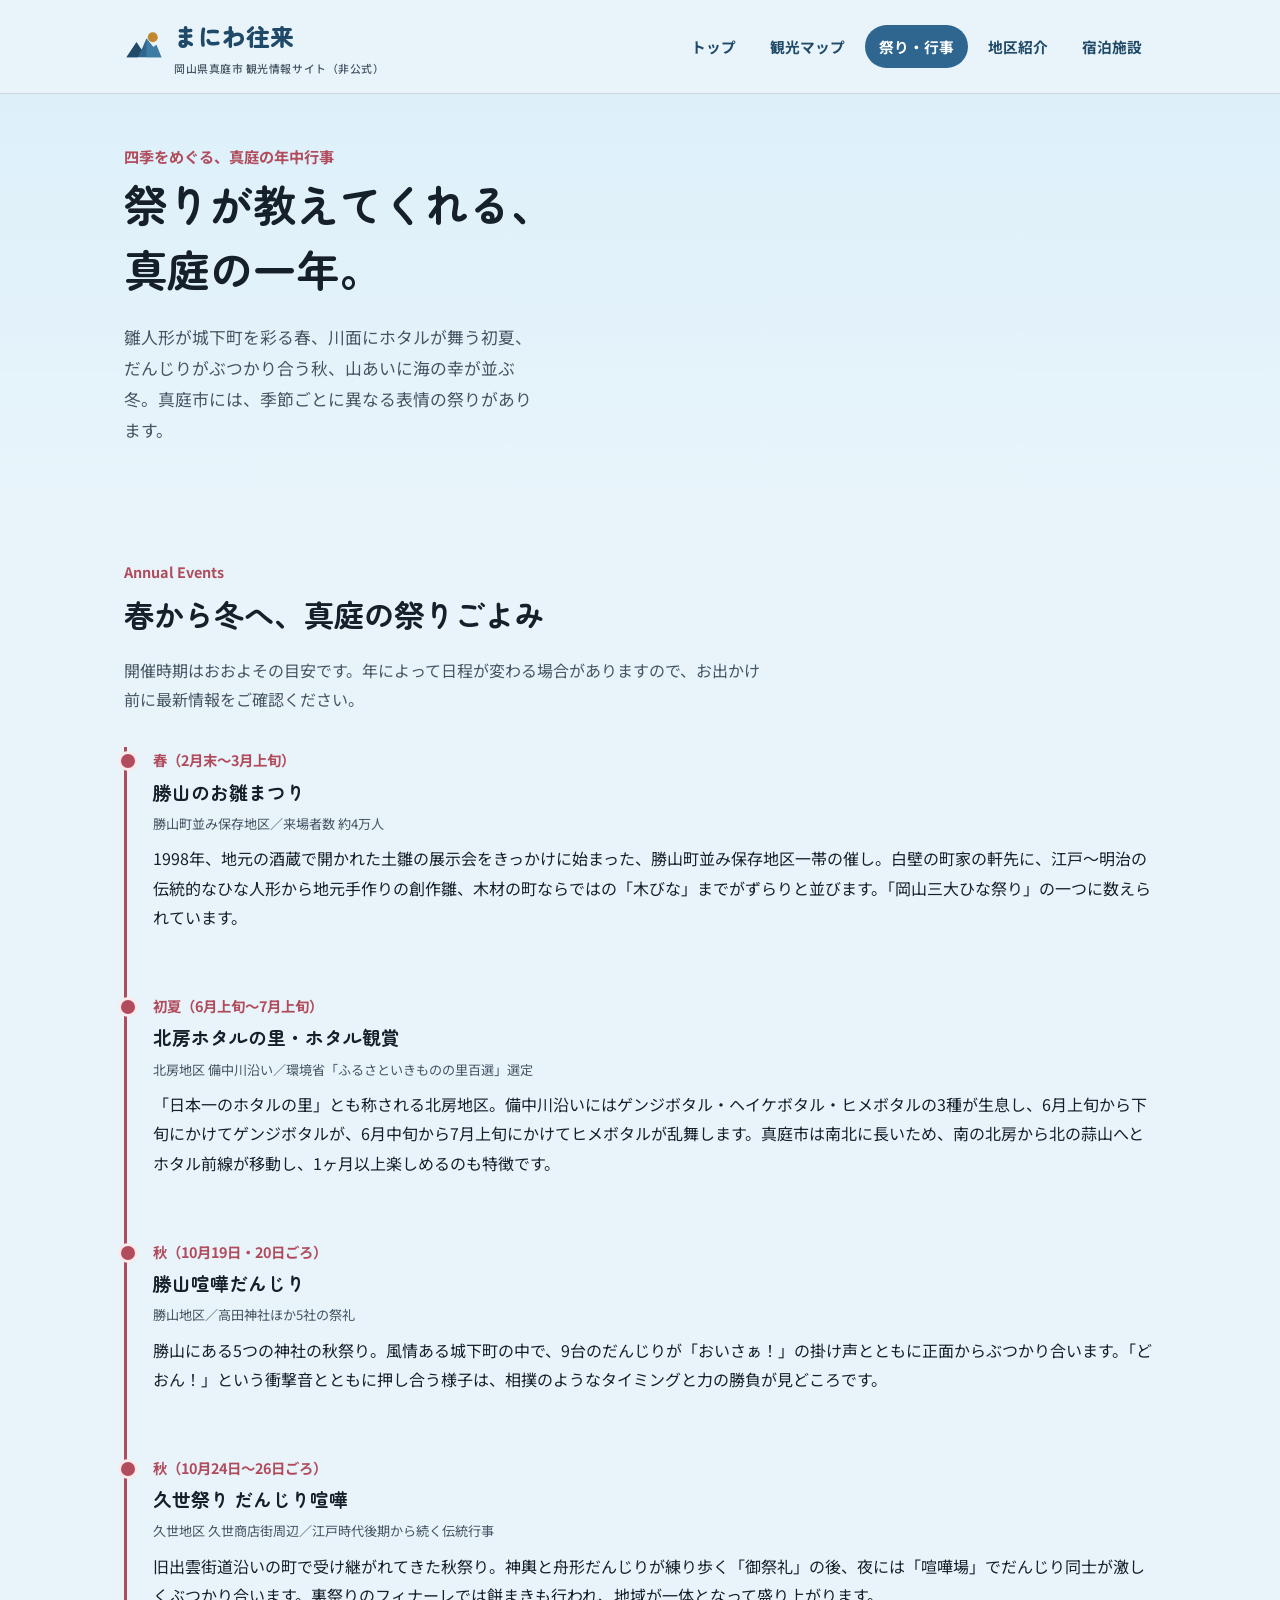
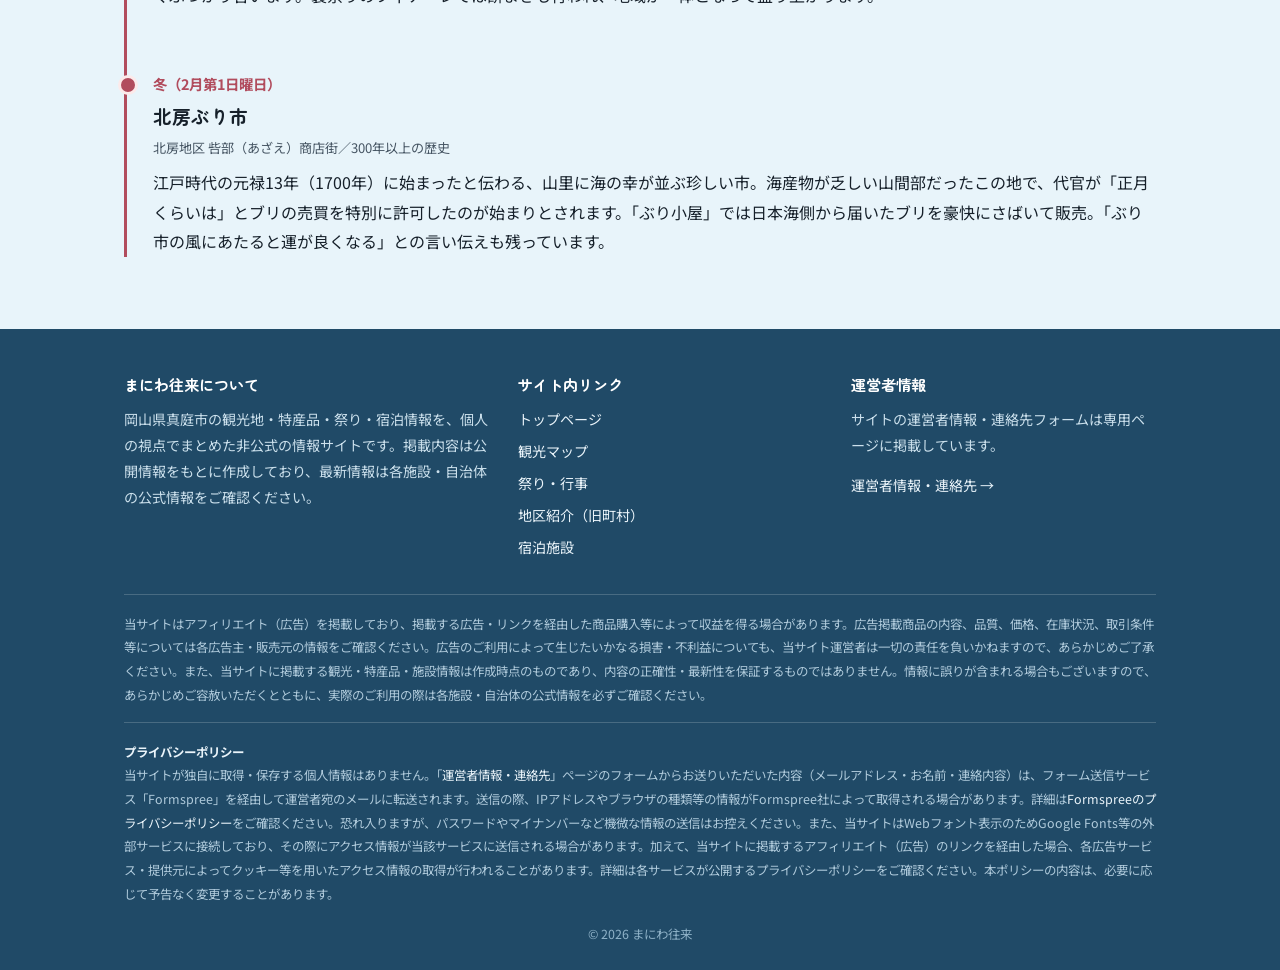
<file: matsuri.html>
<!DOCTYPE html>
<html lang="ja">
<head>
<meta charset="UTF-8">
<meta name="viewport" content="width=device-width, initial-scale=1.0">
<meta name="robots" content="index, follow">
<link rel="canonical" href="https://leben-k.github.io/maniwa/matsuri.html">
<title>祭り・行事｜まにわ往来 - 岡山県真庭市 観光情報サイト</title>
<meta name="description" content="真庭市の四季を彩る祭りと行事をまとめてご紹介。勝山のお雛まつり、北房ホタルの里、喧嘩だんじり、北房ぶり市など、季節ごとの見どころをイラストとともに解説します。">
<link rel="icon" type="image/svg+xml" href="favicon.svg">
<link rel="stylesheet" href="style.css">
<style>[hidden]{display:none !important;}</style>
</head>
<body>

<header class="site-header">
  <div class="wrap">
    <div class="brand">
      <svg class="brand-icon" viewBox="0 0 64 64"><rect width="64" height="64" rx="14" fill="#E8F4FA"/><circle cx="46" cy="18" r="8" fill="#C1892E"/><path d="M4 50 L20 26 L28 38 L36 20 L60 50 Z" fill="#2F6690"/><path d="M4 50 L20 26 L28 38 L22 50 Z" fill="#204A67"/><path d="M36 20 L46 34 L52 30 L60 50 L36 50 Z" fill="#3E7CA6"/></svg>
      <span>まにわ往来<span class="brand-sub">岡山県真庭市 観光情報サイト（非公式）</span></span>
    </div>
    <nav class="main-nav">
      <a href="index.html">トップ</a>
      <a href="map.html">観光マップ</a>
      <a href="matsuri.html" class="active">祭り・行事</a>
      <a href="areas.html">地区紹介</a>
      <a href="shukuhaku.html">宿泊施設</a>
    </nav>
  </div>
</header>

<section class="hero" style="padding:48px 0 40px;">
  <div class="wrap" style="grid-template-columns:1fr;">
    <div class="hero-copy">
      <span class="eyebrow">四季をめぐる、真庭の年中行事</span>
      <h1>祭りが教えてくれる、<br>真庭の一年。</h1>
      <p>雛人形が城下町を彩る春、川面にホタルが舞う初夏、だんじりがぶつかり合う秋、山あいに海の幸が並ぶ冬。真庭市には、季節ごとに異なる表情の祭りがあります。</p>
    </div>
  </div>
</section>

<section class="section">
  <div class="wrap">
    <div class="section-head">
      <span class="tag">Annual Events</span>
      <h2>春から冬へ、真庭の祭りごよみ</h2>
      <p>開催時期はおおよその目安です。年によって日程が変わる場合がありますので、お出かけ前に最新情報をご確認ください。</p>
    </div>

    <div class="timeline">

      <div class="timeline-item">
        <div class="season">春（2月末〜3月上旬）</div>
        <h3>勝山のお雛まつり</h3>
        <div class="meta">勝山町並み保存地区／来場者数 約4万人</div>
        <p>1998年、地元の酒蔵で開かれた土雛の展示会をきっかけに始まった、勝山町並み保存地区一帯の催し。白壁の町家の軒先に、江戸〜明治の伝統的なひな人形から地元手作りの創作雛、木材の町ならではの「木びな」までがずらりと並びます。「岡山三大ひな祭り」の一つに数えられています。</p>
      </div>

      <div class="timeline-item">
        <div class="season">初夏（6月上旬〜7月上旬）</div>
        <h3>北房ホタルの里・ホタル観賞</h3>
        <div class="meta">北房地区 備中川沿い／環境省「ふるさといきものの里百選」選定</div>
        <p>「日本一のホタルの里」とも称される北房地区。備中川沿いにはゲンジボタル・ヘイケボタル・ヒメボタルの3種が生息し、6月上旬から下旬にかけてゲンジボタルが、6月中旬から7月上旬にかけてヒメボタルが乱舞します。真庭市は南北に長いため、南の北房から北の蒜山へとホタル前線が移動し、1ヶ月以上楽しめるのも特徴です。</p>
      </div>

      <div class="timeline-item">
        <div class="season">秋（10月19日・20日ごろ）</div>
        <h3>勝山喧嘩だんじり</h3>
        <div class="meta">勝山地区／高田神社ほか5社の祭礼</div>
        <p>勝山にある5つの神社の秋祭り。風情ある城下町の中で、9台のだんじりが「おいさぁ！」の掛け声とともに正面からぶつかり合います。「どおん！」という衝撃音とともに押し合う様子は、相撲のようなタイミングと力の勝負が見どころです。</p>
      </div>

      <div class="timeline-item">
        <div class="season">秋（10月24日〜26日ごろ）</div>
        <h3>久世祭り だんじり喧嘩</h3>
        <div class="meta">久世地区 久世商店街周辺／江戸時代後期から続く伝統行事</div>
        <p>旧出雲街道沿いの町で受け継がれてきた秋祭り。神輿と舟形だんじりが練り歩く「御祭礼」の後、夜には「喧嘩場」でだんじり同士が激しくぶつかり合います。裏祭りのフィナーレでは餅まきも行われ、地域が一体となって盛り上がります。</p>
      </div>

      <div class="timeline-item">
        <div class="season">冬（2月第1日曜日）</div>
        <h3>北房ぶり市</h3>
        <div class="meta">北房地区 呰部（あざえ）商店街／300年以上の歴史</div>
        <p>江戸時代の元禄13年（1700年）に始まったと伝わる、山里に海の幸が並ぶ珍しい市。海産物が乏しい山間部だったこの地で、代官が「正月くらいは」とブリの売買を特別に許可したのが始まりとされます。「ぶり小屋」では日本海側から届いたブリを豪快にさばいて販売。「ぶり市の風にあたると運が良くなる」との言い伝えも残っています。</p>
      </div>

    </div>

    <!-- ふるさと納税広告枠：祭り・行事ページ -->
    <div class="furusato-block" hidden>
      <span class="furusato-label">ふるさと納税で応援する（真庭市の返礼品）</span>
      <div class="furusato-grid">
        <!-- ふるさと納税アフィリエイト広告4 ここに挿入 -->
        <div class="furusato-slot" data-ad-slot="furusato4" hidden><div class="ad-body"></div></div>
      </div>
    </div>
  </div>
</section>

<!-- ===================== アフィリエイト広告（下部・2枠横並び） ===================== -->
<section class="section alt-blush" hidden>
  <div class="wrap">
    <div class="section-head">
      <span class="tag">PR</span>
      <h2>広告</h2>
    </div>
    <div class="ad-row" style="grid-template-columns:1fr;">
      <!-- アフィリエイト広告3 ここに挿入してください -->
      <div class="ad-slot" data-ad-slot="ad3" hidden>
        <span class="ad-label">広告</span>
        <div class="ad-body"></div>
      </div>
    </div>
  </div>
</section>

<footer class="site-footer">
  <div class="wrap">
    <div class="footer-grid">
      <div>
        <h4>まにわ往来について</h4>
        <p>岡山県真庭市の観光地・特産品・祭り・宿泊情報を、個人の視点でまとめた非公式の情報サイトです。掲載内容は公開情報をもとに作成しており、最新情報は各施設・自治体の公式情報をご確認ください。</p>
      </div>
      <div>
        <h4>サイト内リンク</h4>
        <ul>
          <li><a href="index.html">トップページ</a></li>
          <li><a href="map.html">観光マップ</a></li>
          <li><a href="matsuri.html">祭り・行事</a></li>
          <li><a href="areas.html">地区紹介（旧町村）</a></li>
          <li><a href="shukuhaku.html">宿泊施設</a></li>
        </ul>
      </div>
      <div>
        <h4>運営者情報</h4>
        <p>サイトの運営者情報・連絡先フォームは専用ページに掲載しています。</p>
        <ul>
          <li><a href="unei.html">運営者情報・連絡先 &rarr;</a></li>
        </ul>
      </div>
    </div>
    <div class="disclaimer">
      当サイトはアフィリエイト（広告）を掲載しており、掲載する広告・リンクを経由した商品購入等によって収益を得る場合があります。広告掲載商品の内容、品質、価格、在庫状況、取引条件等については各広告主・販売元の情報をご確認ください。広告のご利用によって生じたいかなる損害・不利益についても、当サイト運営者は一切の責任を負いかねますので、あらかじめご了承ください。また、当サイトに掲載する観光・特産品・施設情報は作成時点のものであり、内容の正確性・最新性を保証するものではありません。情報に誤りが含まれる場合もございますので、あらかじめご容赦いただくとともに、実際のご利用の際は各施設・自治体の公式情報を必ずご確認ください。
    </div>
    <div class="disclaimer" style="margin-top:14px;">
      <strong style="color:#EAF4FA;">プライバシーポリシー</strong><br>
      当サイトが独自に取得・保存する個人情報はありません。「<a href="unei.html">運営者情報・連絡先</a>」ページのフォームからお送りいただいた内容（メールアドレス・お名前・連絡内容）は、フォーム送信サービス「Formspree」を経由して運営者宛のメールに転送されます。送信の際、IPアドレスやブラウザの種類等の情報がFormspree社によって取得される場合があります。詳細は<a href="https://formspree.io/legal/privacy-policy/" target="_blank" rel="noopener noreferrer">Formspreeのプライバシーポリシー</a>をご確認ください。恐れ入りますが、パスワードやマイナンバーなど機微な情報の送信はお控えください。また、当サイトはWebフォント表示のためGoogle Fonts等の外部サービスに接続しており、その際にアクセス情報が当該サービスに送信される場合があります。加えて、当サイトに掲載するアフィリエイト（広告）のリンクを経由した場合、各広告サービス・提供元によってクッキー等を用いたアクセス情報の取得が行われることがあります。詳細は各サービスが公開するプライバシーポリシーをご確認ください。本ポリシーの内容は、必要に応じて予告なく変更することがあります。
    </div>
    <div class="copyright"><span id="copyright-text">© 2026 まにわ往来</span></div>
  </div>
</footer>

<script>
(function(){
  var startYear = 2026;
  var currentYear = new Date().getFullYear();
  var yearText = currentYear > startYear ? (startYear + '-' + currentYear) : String(startYear);
  var el = document.getElementById('copyright-text');
  if (el) { el.textContent = '\u00A9 ' + yearText + ' まにわ往来'; }
})();
</script>
<script src="ads.js" defer></script>
</body>
</html>
</file>
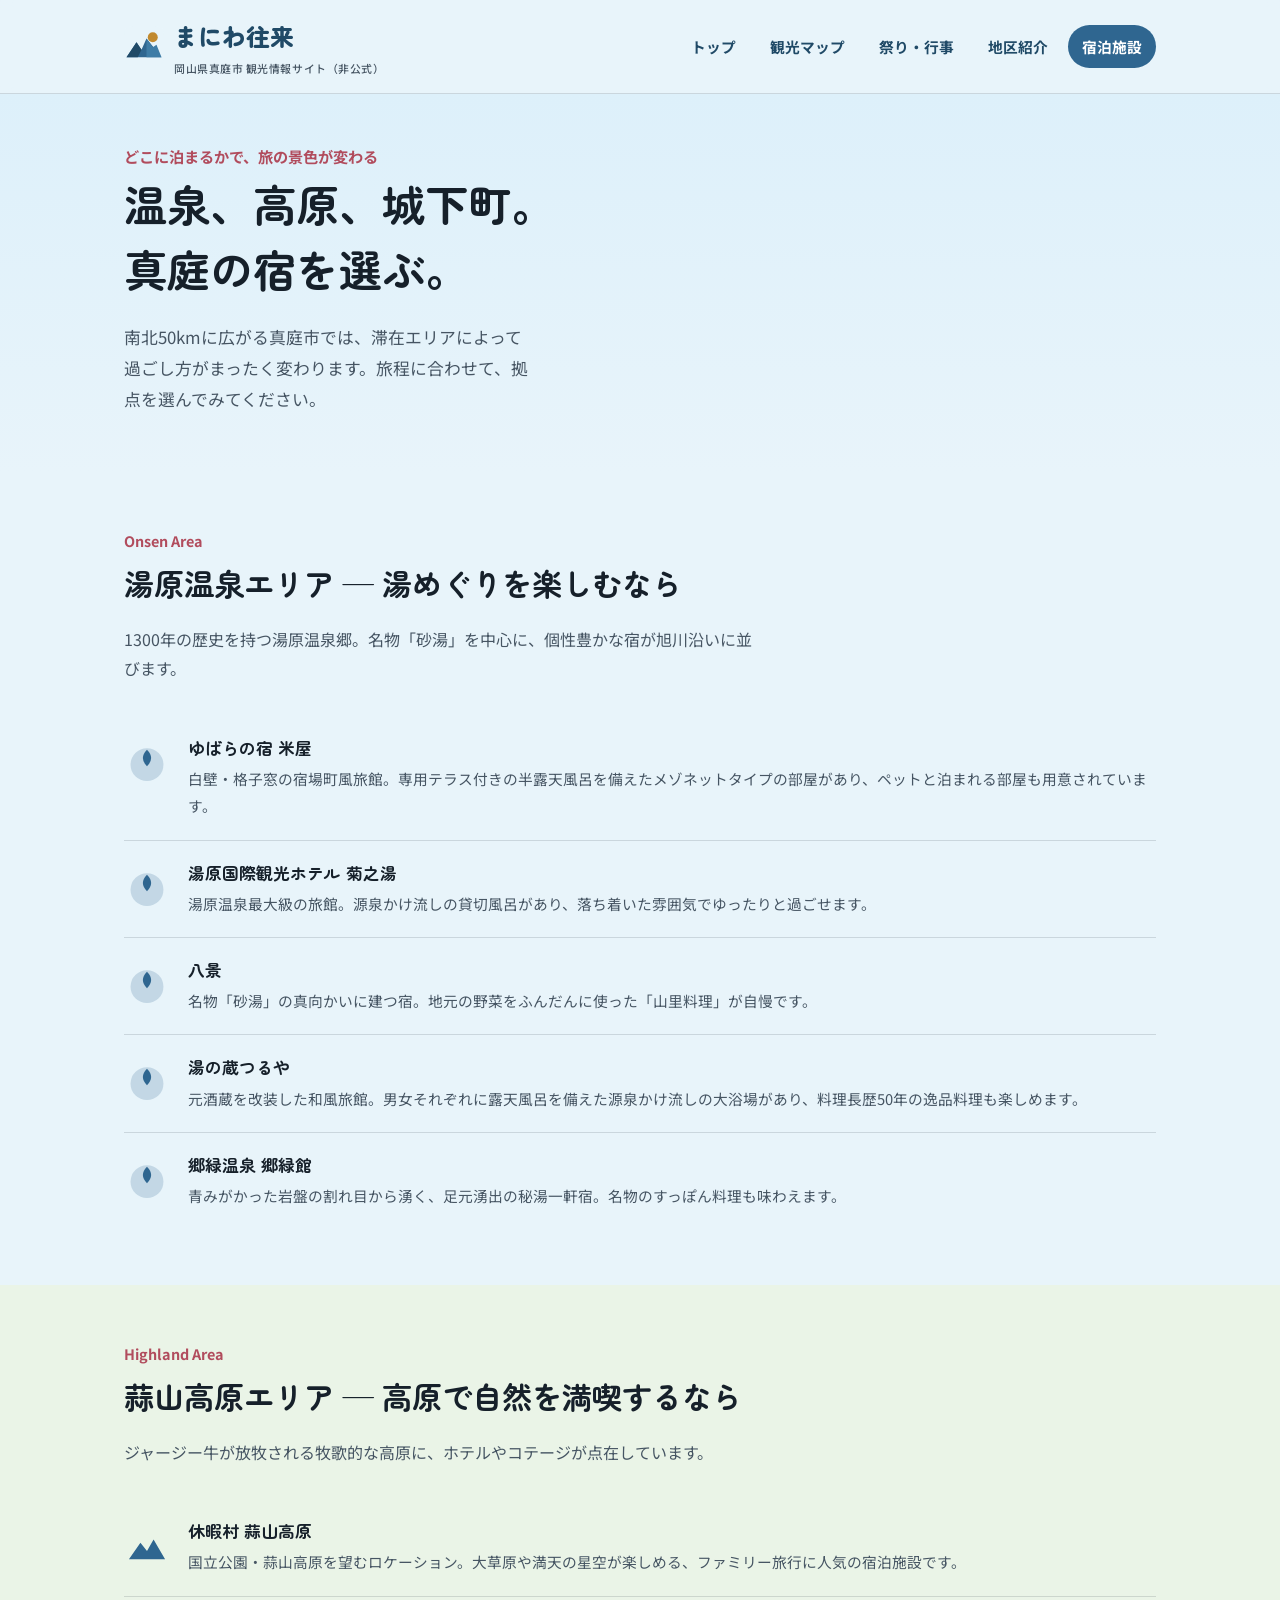
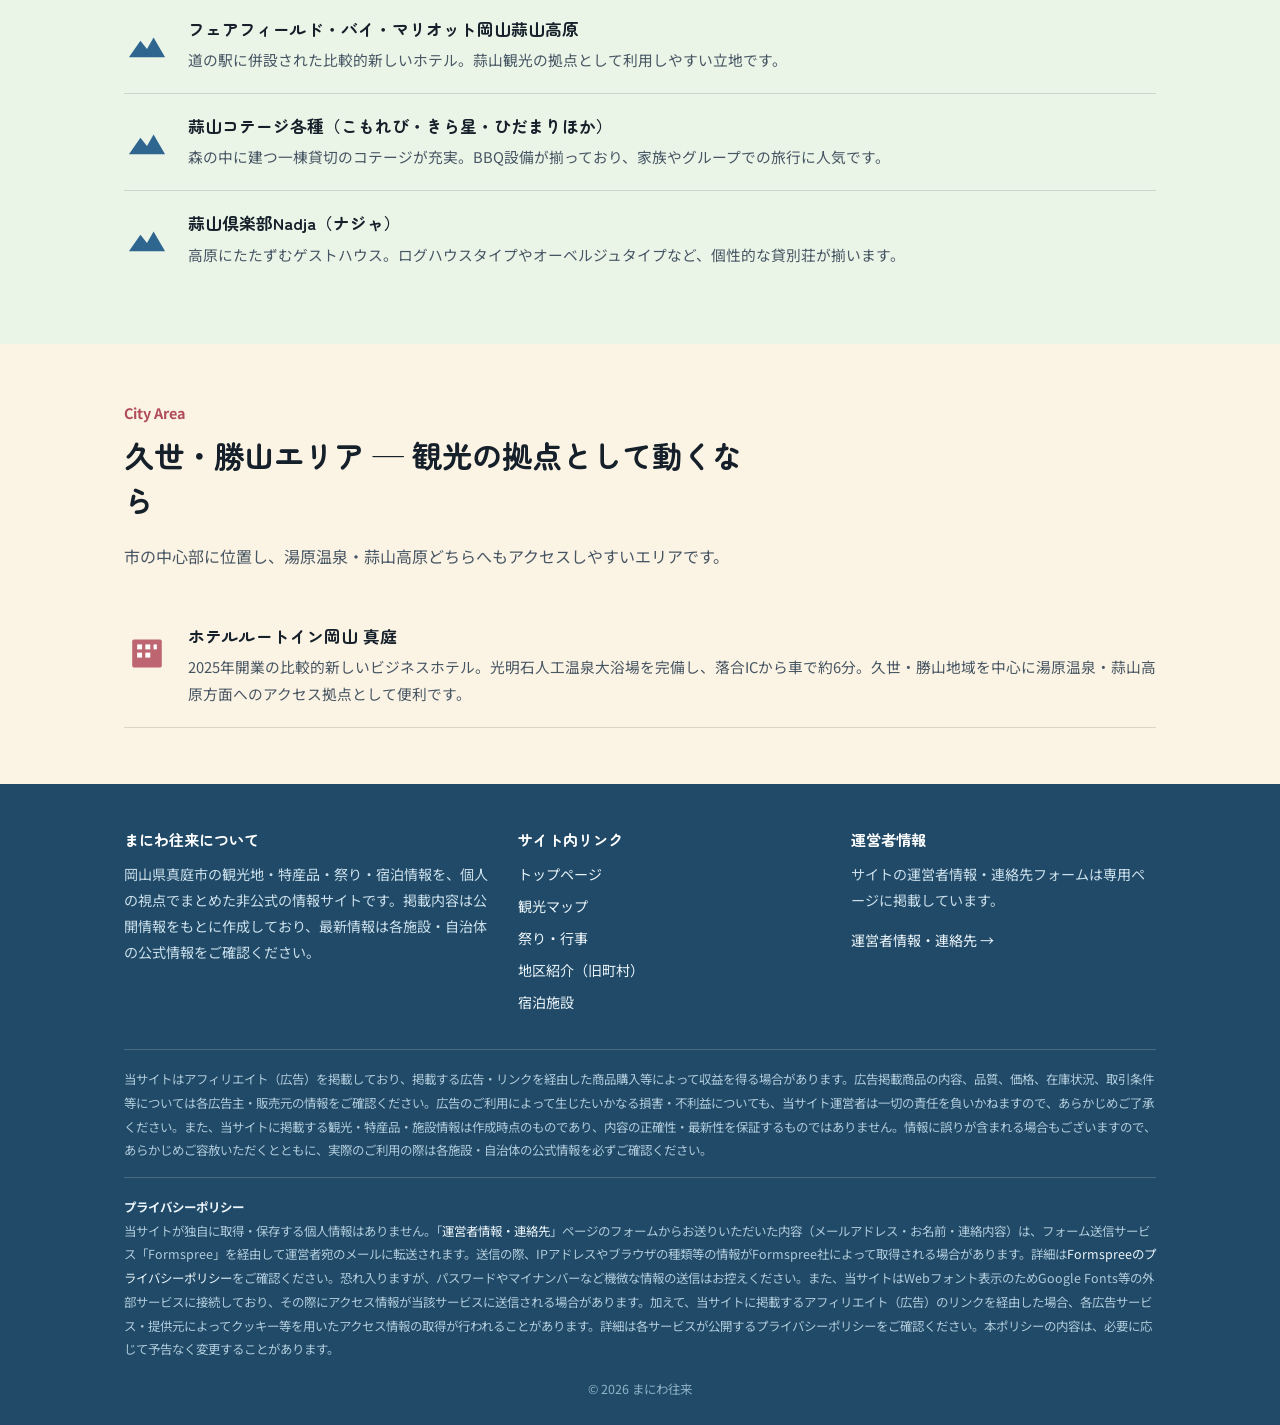
<file: shukuhaku.html>
<!DOCTYPE html>
<html lang="ja">
<head>
<meta charset="UTF-8">
<meta name="viewport" content="width=device-width, initial-scale=1.0">
<meta name="robots" content="index, follow">
<link rel="canonical" href="https://leben-k.github.io/maniwa/shukuhaku.html">
<title>宿泊施設｜まにわ往来 - 岡山県真庭市 観光情報サイト</title>
<meta name="description" content="真庭市の宿泊施設をエリア別にご紹介。湯原温泉の温泉旅館、蒜山高原のコテージ・ペンション、久世・勝山エリアのホテルなど、旅の拠点選びの参考にどうぞ。">
<link rel="icon" type="image/svg+xml" href="favicon.svg">
<link rel="stylesheet" href="style.css">
<style>[hidden]{display:none !important;}</style>
</head>
<body>

<header class="site-header">
  <div class="wrap">
    <div class="brand">
      <svg class="brand-icon" viewBox="0 0 64 64"><rect width="64" height="64" rx="14" fill="#E8F4FA"/><circle cx="46" cy="18" r="8" fill="#C1892E"/><path d="M4 50 L20 26 L28 38 L36 20 L60 50 Z" fill="#2F6690"/><path d="M4 50 L20 26 L28 38 L22 50 Z" fill="#204A67"/><path d="M36 20 L46 34 L52 30 L60 50 L36 50 Z" fill="#3E7CA6"/></svg>
      <span>まにわ往来<span class="brand-sub">岡山県真庭市 観光情報サイト（非公式）</span></span>
    </div>
    <nav class="main-nav">
      <a href="index.html">トップ</a>
      <a href="map.html">観光マップ</a>
      <a href="matsuri.html">祭り・行事</a>
      <a href="areas.html">地区紹介</a>
      <a href="shukuhaku.html" class="active">宿泊施設</a>
    </nav>
  </div>
</header>

<section class="hero" style="padding:48px 0 40px;">
  <div class="wrap" style="grid-template-columns:1fr;">
    <div class="hero-copy">
      <span class="eyebrow">どこに泊まるかで、旅の景色が変わる</span>
      <h1>温泉、高原、城下町。<br>真庭の宿を選ぶ。</h1>
      <p>南北50kmに広がる真庭市では、滞在エリアによって過ごし方がまったく変わります。旅程に合わせて、拠点を選んでみてください。</p>
    </div>
  </div>
</section>

<section class="section">
  <div class="wrap">
    <div class="section-head">
      <span class="tag">Onsen Area</span>
      <h2>湯原温泉エリア — 湯めぐりを楽しむなら</h2>
      <p>1300年の歴史を持つ湯原温泉郷。名物「砂湯」を中心に、個性豊かな宿が旭川沿いに並びます。</p>
    </div>
    <div class="lodging-item">
      <svg class="icon" viewBox="0 0 56 56"><circle cx="28" cy="30" r="20" fill="#2F6690" opacity="0.2"/><path d="M28 12 q10 10 0 20 q-10 -10 0 -20 Z" fill="#2F6690"/></svg>
      <div>
        <h4>ゆばらの宿 米屋</h4>
        <p>白壁・格子窓の宿場町風旅館。専用テラス付きの半露天風呂を備えたメゾネットタイプの部屋があり、ペットと泊まれる部屋も用意されています。</p>
      </div>
    </div>
    <div class="lodging-item">
      <svg class="icon" viewBox="0 0 56 56"><circle cx="28" cy="30" r="20" fill="#2F6690" opacity="0.2"/><path d="M28 12 q10 10 0 20 q-10 -10 0 -20 Z" fill="#2F6690"/></svg>
      <div>
        <h4>湯原国際観光ホテル 菊之湯</h4>
        <p>湯原温泉最大級の旅館。源泉かけ流しの貸切風呂があり、落ち着いた雰囲気でゆったりと過ごせます。</p>
      </div>
    </div>
    <div class="lodging-item">
      <svg class="icon" viewBox="0 0 56 56"><circle cx="28" cy="30" r="20" fill="#2F6690" opacity="0.2"/><path d="M28 12 q10 10 0 20 q-10 -10 0 -20 Z" fill="#2F6690"/></svg>
      <div>
        <h4>八景</h4>
        <p>名物「砂湯」の真向かいに建つ宿。地元の野菜をふんだんに使った「山里料理」が自慢です。</p>
      </div>
    </div>
    <div class="lodging-item">
      <svg class="icon" viewBox="0 0 56 56"><circle cx="28" cy="30" r="20" fill="#2F6690" opacity="0.2"/><path d="M28 12 q10 10 0 20 q-10 -10 0 -20 Z" fill="#2F6690"/></svg>
      <div>
        <h4>湯の蔵つるや</h4>
        <p>元酒蔵を改装した和風旅館。男女それぞれに露天風呂を備えた源泉かけ流しの大浴場があり、料理長歴50年の逸品料理も楽しめます。</p>
      </div>
    </div>
    <div class="lodging-item">
      <svg class="icon" viewBox="0 0 56 56"><circle cx="28" cy="30" r="20" fill="#2F6690" opacity="0.2"/><path d="M28 12 q10 10 0 20 q-10 -10 0 -20 Z" fill="#2F6690"/></svg>
      <div>
        <h4>郷緑温泉 郷緑館</h4>
        <p>青みがかった岩盤の割れ目から湧く、足元湧出の秘湯一軒宿。名物のすっぽん料理も味わえます。</p>
      </div>
    </div>
  </div>
</section>

<section class="section alt-green">
  <div class="wrap">
    <div class="section-head">
      <span class="tag">Highland Area</span>
      <h2>蒜山高原エリア — 高原で自然を満喫するなら</h2>
      <p>ジャージー牛が放牧される牧歌的な高原に、ホテルやコテージが点在しています。</p>
    </div>
    <div class="lodging-item">
      <svg class="icon" viewBox="0 0 56 56"><path d="M6 44 L20 24 L28 34 L36 20 L50 44 Z" fill="#2F6690"/></svg>
      <div>
        <h4>休暇村 蒜山高原</h4>
        <p>国立公園・蒜山高原を望むロケーション。大草原や満天の星空が楽しめる、ファミリー旅行に人気の宿泊施設です。</p>
      </div>
    </div>
    <div class="lodging-item">
      <svg class="icon" viewBox="0 0 56 56"><path d="M6 44 L20 24 L28 34 L36 20 L50 44 Z" fill="#2F6690"/></svg>
      <div>
        <h4>フェアフィールド・バイ・マリオット岡山蒜山高原</h4>
        <p>道の駅に併設された比較的新しいホテル。蒜山観光の拠点として利用しやすい立地です。</p>
      </div>
    </div>
    <div class="lodging-item">
      <svg class="icon" viewBox="0 0 56 56"><path d="M6 44 L20 24 L28 34 L36 20 L50 44 Z" fill="#2F6690"/></svg>
      <div>
        <h4>蒜山コテージ各種（こもれび・きら星・ひだまりほか）</h4>
        <p>森の中に建つ一棟貸切のコテージが充実。BBQ設備が揃っており、家族やグループでの旅行に人気です。</p>
      </div>
    </div>
    <div class="lodging-item">
      <svg class="icon" viewBox="0 0 56 56"><path d="M6 44 L20 24 L28 34 L36 20 L50 44 Z" fill="#2F6690"/></svg>
      <div>
        <h4>蒜山倶楽部Nadja（ナジャ）</h4>
        <p>高原にたたずむゲストハウス。ログハウスタイプやオーベルジュタイプなど、個性的な貸別荘が揃います。</p>
      </div>
    </div>
  </div>
</section>

<section class="section alt-cream">
  <div class="wrap">
    <div class="section-head">
      <span class="tag">City Area</span>
      <h2>久世・勝山エリア — 観光の拠点として動くなら</h2>
      <p>市の中心部に位置し、湯原温泉・蒜山高原どちらへもアクセスしやすいエリアです。</p>
    </div>
    <div class="lodging-item">
      <svg class="icon" viewBox="0 0 56 56"><rect x="10" y="14" width="36" height="34" rx="2" fill="#B14C5D" opacity="0.85"/><rect x="16" y="20" width="6" height="6" fill="#fff"/><rect x="26" y="20" width="6" height="6" fill="#fff"/><rect x="36" y="20" width="4" height="6" fill="#fff"/><rect x="16" y="30" width="6" height="6" fill="#fff"/><rect x="26" y="30" width="6" height="6" fill="#fff"/></svg>
      <div>
        <h4>ホテルルートイン岡山 真庭</h4>
        <p>2025年開業の比較的新しいビジネスホテル。光明石人工温泉大浴場を完備し、落合ICから車で約6分。久世・勝山地域を中心に湯原温泉・蒜山高原方面へのアクセス拠点として便利です。</p>
      </div>
    </div>

    <!-- ふるさと納税広告枠：宿泊施設ページ -->
    <div class="furusato-block" hidden>
      <span class="furusato-label">ふるさと納税で宿泊券・体験を選ぶ</span>
      <div class="furusato-grid">
        <!-- ふるさと納税アフィリエイト広告6 ここに挿入 -->
        <div class="furusato-slot" data-ad-slot="furusato6" hidden><div class="ad-body"></div></div>
      </div>
    </div>
  </div>
</section>

<!-- ===================== アフィリエイト広告（下部・2枠横並び） ===================== -->
<section class="section alt-lavender" hidden>
  <div class="wrap">
    <div class="section-head">
      <span class="tag">PR</span>
      <h2>広告</h2>
    </div>
    <div class="ad-row" style="grid-template-columns:1fr;">
      <!-- アフィリエイト広告5 ここに挿入してください -->
      <div class="ad-slot" data-ad-slot="ad5" hidden>
        <span class="ad-label">広告</span>
        <div class="ad-body"></div>
      </div>
    </div>
  </div>
</section>

<footer class="site-footer">
  <div class="wrap">
    <div class="footer-grid">
      <div>
        <h4>まにわ往来について</h4>
        <p>岡山県真庭市の観光地・特産品・祭り・宿泊情報を、個人の視点でまとめた非公式の情報サイトです。掲載内容は公開情報をもとに作成しており、最新情報は各施設・自治体の公式情報をご確認ください。</p>
      </div>
      <div>
        <h4>サイト内リンク</h4>
        <ul>
          <li><a href="index.html">トップページ</a></li>
          <li><a href="map.html">観光マップ</a></li>
          <li><a href="matsuri.html">祭り・行事</a></li>
          <li><a href="areas.html">地区紹介（旧町村）</a></li>
          <li><a href="shukuhaku.html">宿泊施設</a></li>
        </ul>
      </div>
      <div>
        <h4>運営者情報</h4>
        <p>サイトの運営者情報・連絡先フォームは専用ページに掲載しています。</p>
        <ul>
          <li><a href="unei.html">運営者情報・連絡先 &rarr;</a></li>
        </ul>
      </div>
    </div>
    <div class="disclaimer">
      当サイトはアフィリエイト（広告）を掲載しており、掲載する広告・リンクを経由した商品購入等によって収益を得る場合があります。広告掲載商品の内容、品質、価格、在庫状況、取引条件等については各広告主・販売元の情報をご確認ください。広告のご利用によって生じたいかなる損害・不利益についても、当サイト運営者は一切の責任を負いかねますので、あらかじめご了承ください。また、当サイトに掲載する観光・特産品・施設情報は作成時点のものであり、内容の正確性・最新性を保証するものではありません。情報に誤りが含まれる場合もございますので、あらかじめご容赦いただくとともに、実際のご利用の際は各施設・自治体の公式情報を必ずご確認ください。
    </div>
    <div class="disclaimer" style="margin-top:14px;">
      <strong style="color:#EAF4FA;">プライバシーポリシー</strong><br>
      当サイトが独自に取得・保存する個人情報はありません。「<a href="unei.html">運営者情報・連絡先</a>」ページのフォームからお送りいただいた内容（メールアドレス・お名前・連絡内容）は、フォーム送信サービス「Formspree」を経由して運営者宛のメールに転送されます。送信の際、IPアドレスやブラウザの種類等の情報がFormspree社によって取得される場合があります。詳細は<a href="https://formspree.io/legal/privacy-policy/" target="_blank" rel="noopener noreferrer">Formspreeのプライバシーポリシー</a>をご確認ください。恐れ入りますが、パスワードやマイナンバーなど機微な情報の送信はお控えください。また、当サイトはWebフォント表示のためGoogle Fonts等の外部サービスに接続しており、その際にアクセス情報が当該サービスに送信される場合があります。加えて、当サイトに掲載するアフィリエイト（広告）のリンクを経由した場合、各広告サービス・提供元によってクッキー等を用いたアクセス情報の取得が行われることがあります。詳細は各サービスが公開するプライバシーポリシーをご確認ください。本ポリシーの内容は、必要に応じて予告なく変更することがあります。
    </div>
    <div class="copyright"><span id="copyright-text">© 2026 まにわ往来</span></div>
  </div>
</footer>

<script>
(function(){
  var startYear = 2026;
  var currentYear = new Date().getFullYear();
  var yearText = currentYear > startYear ? (startYear + '-' + currentYear) : String(startYear);
  var el = document.getElementById('copyright-text');
  if (el) { el.textContent = '\u00A9 ' + yearText + ' まにわ往来'; }
})();
</script>
<script src="ads.js" defer></script>
</body>
</html>
</file>
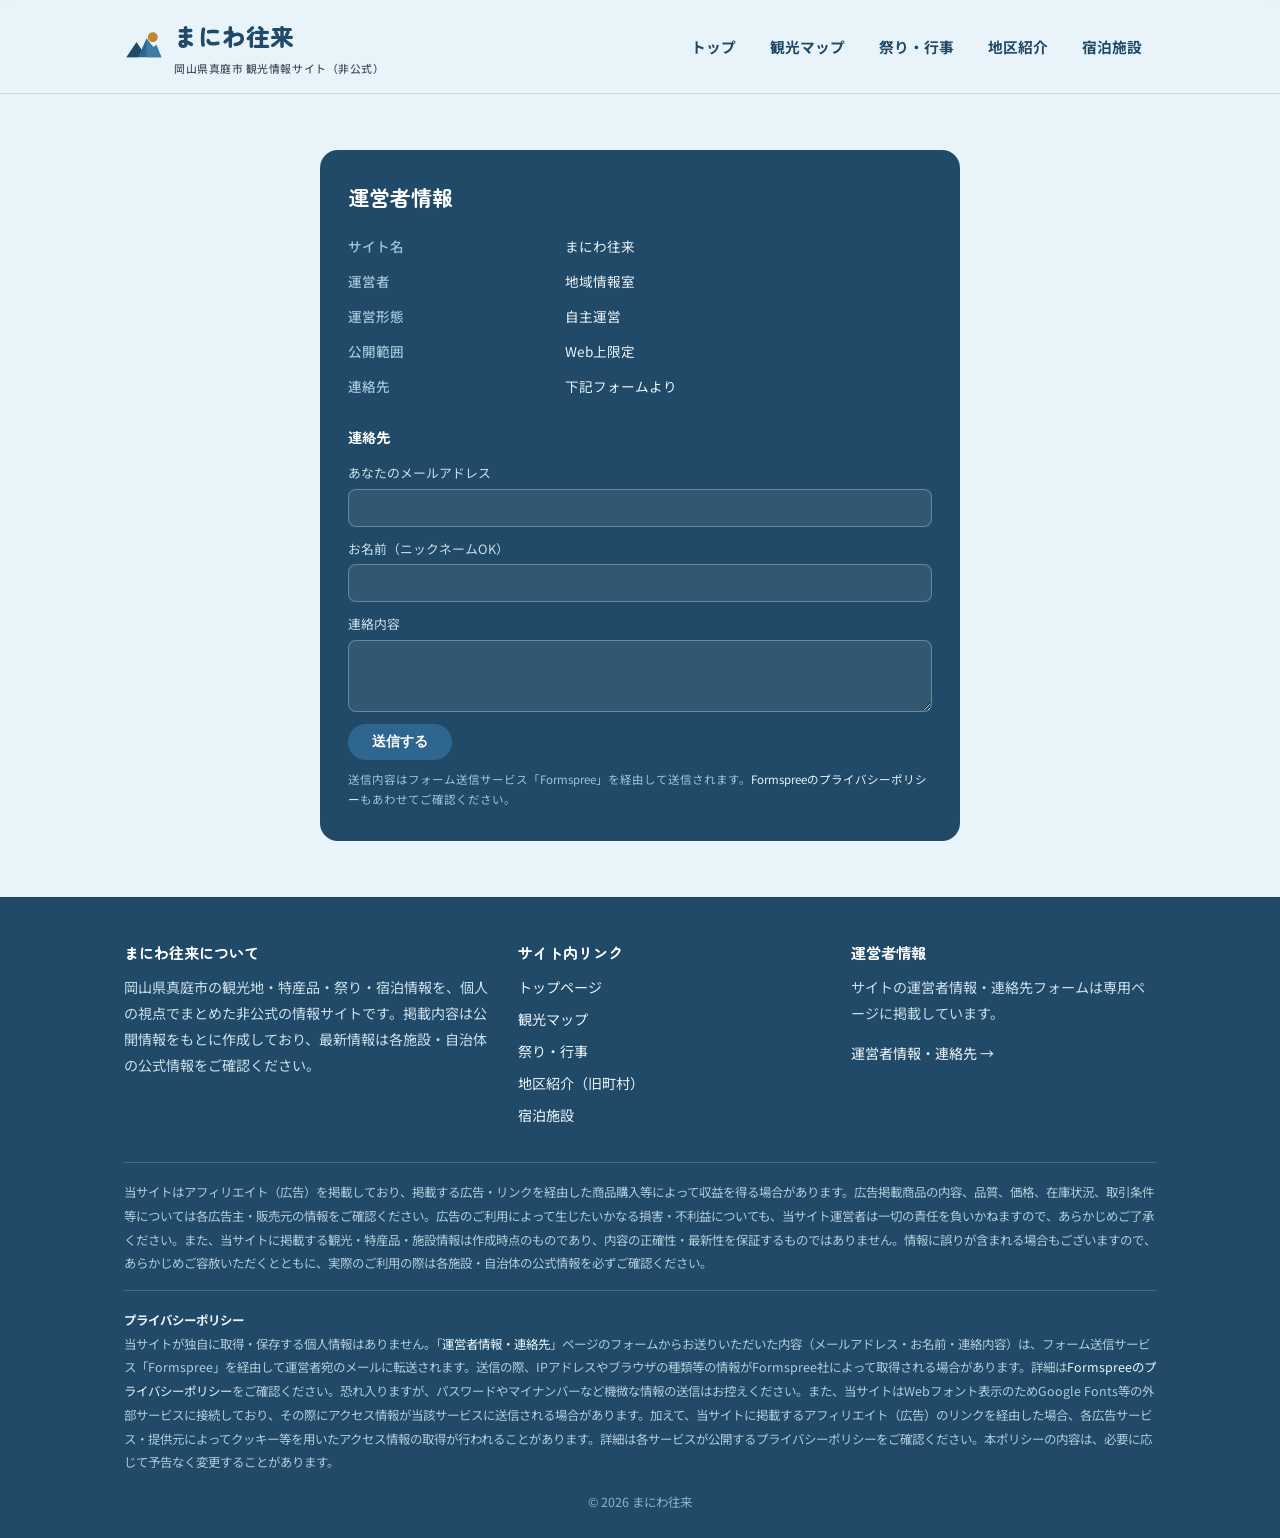
<file: unei.html>
<!DOCTYPE html>
<html lang="ja">
<head>
<meta charset="UTF-8">
<meta name="viewport" content="width=device-width, initial-scale=1.0">
<meta name="robots" content="noindex, follow">
<title>運営者情報｜まにわ往来</title>
<link rel="icon" type="image/svg+xml" href="favicon.svg">
<link rel="stylesheet" href="style.css">
</head>
<body>

<header class="site-header">
  <div class="wrap">
    <div class="brand">
      <svg class="brand-icon" viewBox="0 0 64 64"><rect width="64" height="64" rx="14" fill="#E8F4FA"/><circle cx="46" cy="18" r="8" fill="#C1892E"/><path d="M4 50 L20 26 L28 38 L36 20 L60 50 Z" fill="#2F6690"/><path d="M4 50 L20 26 L28 38 L22 50 Z" fill="#204A67"/><path d="M36 20 L46 34 L52 30 L60 50 L36 50 Z" fill="#3E7CA6"/></svg>
      <span>まにわ往来<span class="brand-sub">岡山県真庭市 観光情報サイト（非公式）</span></span>
    </div>
    <nav class="main-nav">
      <a href="index.html">トップ</a>
      <a href="map.html">観光マップ</a>
      <a href="matsuri.html">祭り・行事</a>
      <a href="areas.html">地区紹介</a>
      <a href="shukuhaku.html">宿泊施設</a>
    </nav>
  </div>
</header>

<section class="section">
  <div class="wrap">
    <div class="op-card">
      <h1>運営者情報</h1>
        <table class="footer-op-table">
          <tr><th>サイト名</th><td>まにわ往来</td></tr>
          <tr><th>運営者</th><td><a href="https://leben-k.github.io/">地域情報室</a></td></tr>
          <tr><th>運営形態</th><td>自主運営</td></tr>
          <tr><th>公開範囲</th><td>Web上限定</td></tr>
          <tr><th>連絡先</th><td>下記フォームより</td></tr>
        </table>
        <div class="footer-contact">
          <h5>連絡先</h5>
          <form action="https://formspree.io/f/mbgjvbnv" method="POST">
            <label>あなたのメールアドレス
              <input type="email" name="email" required>
            </label>
            <label>お名前（ニックネームOK）
              <input type="text" name="name">
            </label>
            <label>連絡内容
              <textarea name="message" required></textarea>
            </label>
            <button type="submit">送信する</button>
          </form>
          <span class="fs-privacy-link">送信内容はフォーム送信サービス「Formspree」を経由して送信されます。<a href="https://formspree.io/legal/privacy-policy/" target="_blank" rel="noopener noreferrer">Formspreeのプライバシーポリシー</a>もあわせてご確認ください。</span>
        </div>
      
    </div>
  </div>
</section>

<footer class="site-footer">
  <div class="wrap">
    <div class="footer-grid">
      <div>
        <h4>まにわ往来について</h4>
        <p>岡山県真庭市の観光地・特産品・祭り・宿泊情報を、個人の視点でまとめた非公式の情報サイトです。掲載内容は公開情報をもとに作成しており、最新情報は各施設・自治体の公式情報をご確認ください。</p>
      </div>
      <div>
        <h4>サイト内リンク</h4>
        <ul>
          <li><a href="index.html">トップページ</a></li>
          <li><a href="map.html">観光マップ</a></li>
          <li><a href="matsuri.html">祭り・行事</a></li>
          <li><a href="areas.html">地区紹介（旧町村）</a></li>
          <li><a href="shukuhaku.html">宿泊施設</a></li>
        </ul>
      </div>
      <div>
        <h4>運営者情報</h4>
        <p>サイトの運営者情報・連絡先フォームは専用ページに掲載しています。</p>
        <ul>
          <li><a href="unei.html">運営者情報・連絡先 &rarr;</a></li>
        </ul>
      </div>
    </div>
    <div class="disclaimer">
      当サイトはアフィリエイト（広告）を掲載しており、掲載する広告・リンクを経由した商品購入等によって収益を得る場合があります。広告掲載商品の内容、品質、価格、在庫状況、取引条件等については各広告主・販売元の情報をご確認ください。広告のご利用によって生じたいかなる損害・不利益についても、当サイト運営者は一切の責任を負いかねますので、あらかじめご了承ください。また、当サイトに掲載する観光・特産品・施設情報は作成時点のものであり、内容の正確性・最新性を保証するものではありません。情報に誤りが含まれる場合もございますので、あらかじめご容赦いただくとともに、実際のご利用の際は各施設・自治体の公式情報を必ずご確認ください。
    </div>
    <div class="disclaimer" style="margin-top:14px;">
      <strong style="color:#EAF4FA;">プライバシーポリシー</strong><br>
      当サイトが独自に取得・保存する個人情報はありません。「<a href="unei.html">運営者情報・連絡先</a>」ページのフォームからお送りいただいた内容（メールアドレス・お名前・連絡内容）は、フォーム送信サービス「Formspree」を経由して運営者宛のメールに転送されます。送信の際、IPアドレスやブラウザの種類等の情報がFormspree社によって取得される場合があります。詳細は<a href="https://formspree.io/legal/privacy-policy/" target="_blank" rel="noopener noreferrer">Formspreeのプライバシーポリシー</a>をご確認ください。恐れ入りますが、パスワードやマイナンバーなど機微な情報の送信はお控えください。また、当サイトはWebフォント表示のためGoogle Fonts等の外部サービスに接続しており、その際にアクセス情報が当該サービスに送信される場合があります。加えて、当サイトに掲載するアフィリエイト（広告）のリンクを経由した場合、各広告サービス・提供元によってクッキー等を用いたアクセス情報の取得が行われることがあります。詳細は各サービスが公開するプライバシーポリシーをご確認ください。本ポリシーの内容は、必要に応じて予告なく変更することがあります。
    </div>
    <div class="copyright"><span id="copyright-text">© 2026 まにわ往来</span></div>
  </div>
</footer>

<script>
(function(){
  var startYear = 2026;
  var currentYear = new Date().getFullYear();
  var yearText = currentYear > startYear ? (startYear + '-' + currentYear) : String(startYear);
  var el = document.getElementById('copyright-text');
  if (el) { el.textContent = '\u00A9 ' + yearText + ' まにわ往来'; }
})();
</script>
</body>
</html>
</file>
<file: style.css>
@import url('https://fonts.googleapis.com/css2?family=Zen+Maru+Gothic:wght@500;700;900&family=Noto+Sans+JP:wght@400;500;700&display=swap');

:root{
  --bg-base:#E8F4FA;
  --bg-cream:#FBF3E3;
  --bg-green:#EAF4E7;
  --bg-blush:#FCEAEA;
  --bg-lavender:#F1ECF8;
  --text-main:#16202A;
  --text-sub:#465563;
  --accent-blue:#2F6690;
  --accent-blue-deep:#204A67;
  --accent-plum:#B14C5D;
  --accent-gold:#C1892E;
  --white:#FFFFFF;
  --border-soft:rgba(22,32,42,0.14);
  --shadow-none:none;
}

*{box-sizing:border-box;}

html{scroll-behavior:smooth;}

body{
  margin:0;
  background:var(--bg-base);
  color:var(--text-main);
  font-family:'Noto Sans JP', sans-serif;
  line-height:1.85;
  -webkit-font-smoothing:antialiased;
}

h1,h2,h3,h4{
  font-family:'Zen Maru Gothic', sans-serif;
  margin:0 0 0.6em;
  line-height:1.5;
  color:var(--text-main);
}

p{margin:0 0 1em;}

a{color:var(--accent-blue-deep); text-decoration:none;}
a:hover{text-decoration:underline;}

img,svg{max-width:100%; display:block;}

.wrap{
  max-width:1080px;
  margin:0 auto;
  padding:0 24px;
}

/* ---------- header ---------- */
.site-header{
  position:sticky;
  top:0;
  z-index:50;
  background:rgba(232,244,250,0.92);
  backdrop-filter:blur(6px);
  border-bottom:1px solid var(--border-soft);
}
.site-header .wrap{
  display:flex;
  align-items:center;
  justify-content:space-between;
  padding-top:14px;
  padding-bottom:14px;
  flex-wrap:wrap;
  gap:10px;
}
.brand{
  display:flex;
  align-items:center;
  gap:10px;
  font-family:'Zen Maru Gothic', sans-serif;
  font-weight:900;
  font-size:1.5rem;
  color:var(--accent-blue-deep);
}
.brand .brand-icon{width:40px; height:40px; flex-shrink:0;}
.brand .brand-sub{
  display:block;
  font-family:'Noto Sans JP', sans-serif;
  font-weight:500;
  font-size:0.68rem;
  color:var(--text-sub);
  letter-spacing:0.05em;
}
.main-nav{
  display:flex;
  gap:6px;
  flex-wrap:wrap;
}
.main-nav a{
  display:inline-block;
  padding:8px 14px;
  border-radius:999px;
  font-weight:700;
  font-size:0.92rem;
  color:var(--accent-blue-deep);
}
.main-nav a:hover, .main-nav a.active{
  background:var(--accent-blue);
  color:#fff;
  text-decoration:none;
}

/* ---------- hero ---------- */
.hero{
  position:relative;
  overflow:hidden;
  padding:64px 0 56px;
  background:linear-gradient(180deg,#DDF0FA 0%, var(--bg-base) 100%);
}
.hero .wrap{
  display:grid;
  grid-template-columns:1.1fr 1fr;
  gap:32px;
  align-items:center;
}
.hero-copy .eyebrow{
  color:var(--accent-plum);
  font-weight:700;
  font-size:0.95rem;
  margin-bottom:10px;
}
.hero-copy h1{
  font-size:clamp(1.9rem, 4vw, 2.7rem);
  margin-bottom:0.5em;
}
.hero-copy p{
  color:var(--text-sub);
  font-size:1.05rem;
  max-width:46ch;
}
.hero-art{width:100%;}
.btn{
  display:inline-block;
  padding:13px 28px;
  border-radius:999px;
  background:var(--accent-blue);
  color:#fff;
  font-weight:700;
  font-size:0.98rem;
  margin-top:10px;
  border:none;
  cursor:pointer;
}
.btn:hover{background:var(--accent-blue-deep); text-decoration:none;}
.btn-outline{
  background:transparent;
  border:2px solid var(--accent-blue);
  color:var(--accent-blue-deep);
}

/* ---------- generic section ---------- */
.section{
  padding:56px 0;
}
.section.alt-cream{background:var(--bg-cream);}
.section.alt-green{background:var(--bg-green);}
.section.alt-blush{background:var(--bg-blush);}
.section.alt-lavender{background:var(--bg-lavender);}

.section-head{
  max-width:640px;
  margin:0 0 32px;
}
.section-head .tag{
  color:var(--accent-plum);
  font-weight:700;
  font-size:0.9rem;
  margin-bottom:6px;
  display:block;
}
.section-head h2{
  font-size:clamp(1.4rem,3vw,1.9rem);
}
.section-head p{color:var(--text-sub); margin-bottom:0;}

/* ---------- card grid ---------- */
.grid{
  display:grid;
  grid-template-columns:repeat(auto-fit, minmax(240px,1fr));
  gap:22px;
}
.card{
  background:#fff;
  border:1px solid var(--border-soft);
  border-radius:18px;
  padding:22px;
  display:flex;
  flex-direction:column;
  gap:10px;
}
.card .icon{width:56px; height:56px;}
.card h3{font-size:1.08rem; margin-bottom:2px;}
.card p{color:var(--text-sub); font-size:0.93rem; margin-bottom:0;}
.card .place{
  font-size:0.78rem;
  color:var(--accent-blue-deep);
  font-weight:700;
}

/* ---------- timeline (matsuri) ---------- */
.timeline{
  position:relative;
  padding-left:26px;
  border-left:3px solid var(--accent-plum);
}
.timeline-item{
  position:relative;
  padding-bottom:44px;
}
.timeline-item:last-child{padding-bottom:0;}
.timeline-item::before{
  content:"";
  position:absolute;
  left:-35px;
  top:4px;
  width:14px;
  height:14px;
  border-radius:50%;
  background:var(--accent-plum);
  border:3px solid var(--bg-blush);
}
.timeline-item .season{
  font-weight:700;
  color:var(--accent-plum);
  font-size:0.9rem;
  margin-bottom:4px;
}
.timeline-item h3{margin-bottom:6px;}
.timeline-item .meta{
  font-size:0.82rem;
  color:var(--text-sub);
  margin-bottom:8px;
}

/* ---------- area profile blocks ---------- */
.area-block{
  display:grid;
  grid-template-columns:110px 1fr;
  gap:22px;
  padding:26px 0;
  border-bottom:1px solid var(--border-soft);
}
.area-block:last-child{border-bottom:none;}
.area-block .area-icon{width:100%;}
.area-block h3{font-size:1.2rem; margin-bottom:6px;}
.area-block .old-name{
  font-size:0.82rem;
  color:var(--accent-blue-deep);
  font-weight:700;
  margin-bottom:8px;
  display:block;
}
.area-block p{color:var(--text-sub); margin-bottom:8px;}
.area-block .specialty{
  font-size:0.85rem;
  color:var(--text-main);
  background:var(--bg-base);
  display:inline-block;
  padding:4px 12px;
  border-radius:999px;
  margin-top:4px;
}

/* ---------- lodging list ---------- */
.lodging-item{
  display:flex;
  gap:18px;
  padding:20px 0;
  border-bottom:1px solid var(--border-soft);
}
.lodging-item:last-child{border-bottom:none;}
.lodging-item .icon{width:46px; height:46px; flex-shrink:0; margin-top:4px;}
.lodging-item h4{margin-bottom:4px; font-size:1.05rem;}
.lodging-item p{color:var(--text-sub); font-size:0.92rem; margin-bottom:0;}

/* ---------- furusato ad cards ---------- */
.furusato-block{
  margin-top:40px;
  padding:26px;
  background:#fff;
  border:1px dashed var(--accent-gold);
  border-radius:18px;
}
.furusato-block .furusato-label{
  font-weight:700;
  color:var(--accent-gold);
  font-size:0.9rem;
  margin-bottom:14px;
  display:block;
}
.furusato-grid{
  display:grid;
  grid-template-columns:repeat(auto-fit, minmax(180px,1fr));
  gap:16px;
}
.furusato-slot{
  background:var(--bg-cream);
  border-radius:14px;
  padding:18px;
  text-align:center;
  font-size:0.85rem;
  color:var(--text-sub);
  min-height:120px;
  display:flex;
  flex-direction:column;
  justify-content:center;
  align-items:center;
  gap:6px;
}
.furusato-slot .slot-title{font-weight:700; color:var(--text-main);}

/* ---------- rakuten ad slots ---------- */
.ad-row{
  display:flex;
  gap:16px;
  flex-wrap:wrap;
  margin-top:18px;
}
.ad-slot{
  flex:1 1 300px;
  min-height:100px;
  border:1px dashed var(--border-soft);
  border-radius:14px;
  background:#fff;
  display:flex;
  flex-direction:column;
  align-items:center;
  justify-content:center;
  gap:4px;
  padding:16px;
}
.ad-slot .ad-label{
  font-size:0.72rem;
  letter-spacing:0.05em;
  color:var(--text-sub);
}
.ad-slot .ad-note{
  font-size:0.8rem;
  color:var(--text-sub);
}

/* ---------- footer ---------- */
.site-footer{
  background:var(--accent-blue-deep);
  color:#EAF4FA;
  padding:44px 0 24px;
}
.site-footer a{color:#EAF4FA;}
.footer-grid{
  display:grid;
  grid-template-columns:1.2fr 1fr 1fr;
  gap:28px;
  margin-bottom:28px;
}
.footer-grid h4{
  color:#fff;
  font-size:0.95rem;
  margin-bottom:10px;
}
.footer-grid p, .footer-grid li{
  color:#CBE0EC;
  font-size:0.88rem;
}
.footer-grid ul{list-style:none; padding:0; margin:0;}
.footer-grid li{margin-bottom:6px;}
.footer-op-table{width:100%; border-collapse:collapse; font-size:0.85rem;}
.footer-op-table th{
  text-align:left;
  color:#9FC3D8;
  font-weight:500;
  padding:5px 10px 5px 0;
  vertical-align:top;
  white-space:nowrap;
}
.footer-op-table td{padding:5px 0; color:#EAF4FA;}
.footer-contact{margin-top:20px;}
.footer-contact h5{
  color:#fff;
  font-size:0.9rem;
  margin:0 0 10px;
  font-family:'Zen Maru Gothic', sans-serif;
}
.footer-contact label{
  display:block;
  font-size:0.8rem;
  color:#CBE0EC;
  margin-bottom:10px;
}
.footer-contact input,
.footer-contact textarea{
  display:block;
  width:100%;
  margin-top:4px;
  padding:8px 10px;
  border-radius:8px;
  border:1px solid rgba(255,255,255,0.28);
  background:rgba(255,255,255,0.08);
  color:#fff;
  font-family:inherit;
  font-size:0.85rem;
}
.footer-contact input::placeholder,
.footer-contact textarea::placeholder{color:#9FC3D8;}
.footer-contact textarea{min-height:72px; resize:vertical;}
.footer-contact button{
  margin-top:2px;
  padding:9px 24px;
  border-radius:999px;
  border:none;
  background:var(--accent-blue);
  color:#fff;
  font-weight:700;
  font-size:0.85rem;
  cursor:pointer;
}
.footer-contact button:hover{background:#3E7CA6;}
.fs-privacy-link{
  display:block;
  margin-top:10px;
  font-size:0.72rem;
  line-height:1.7;
  color:#9FC3D8;
}

.disclaimer{
  border-top:1px solid rgba(255,255,255,0.18);
  padding-top:18px;
  font-size:0.78rem;
  color:#AFCADB;
  line-height:1.9;
}
.copyright{
  margin-top:16px;
  font-size:0.78rem;
  color:#8FB2C8;
  text-align:center;
}

@media (max-width:760px){
  .hero .wrap{grid-template-columns:1fr;}
  .hero-art{order:-1; max-width:280px; margin:0 auto;}
  .area-block{grid-template-columns:70px 1fr;}
  .footer-grid{grid-template-columns:1fr;}
}

/* ---------- 運営者情報ページ ---------- */
.op-card{
  max-width:640px;
  margin:0 auto;
  background:var(--accent-blue-deep);
  color:#EAF4FA;
  border-radius:18px;
  padding:32px 28px;
}
.op-card h1{color:#fff; font-size:1.3rem; margin-bottom:16px;}
.op-card a{color:#EAF4FA;}
</file>
